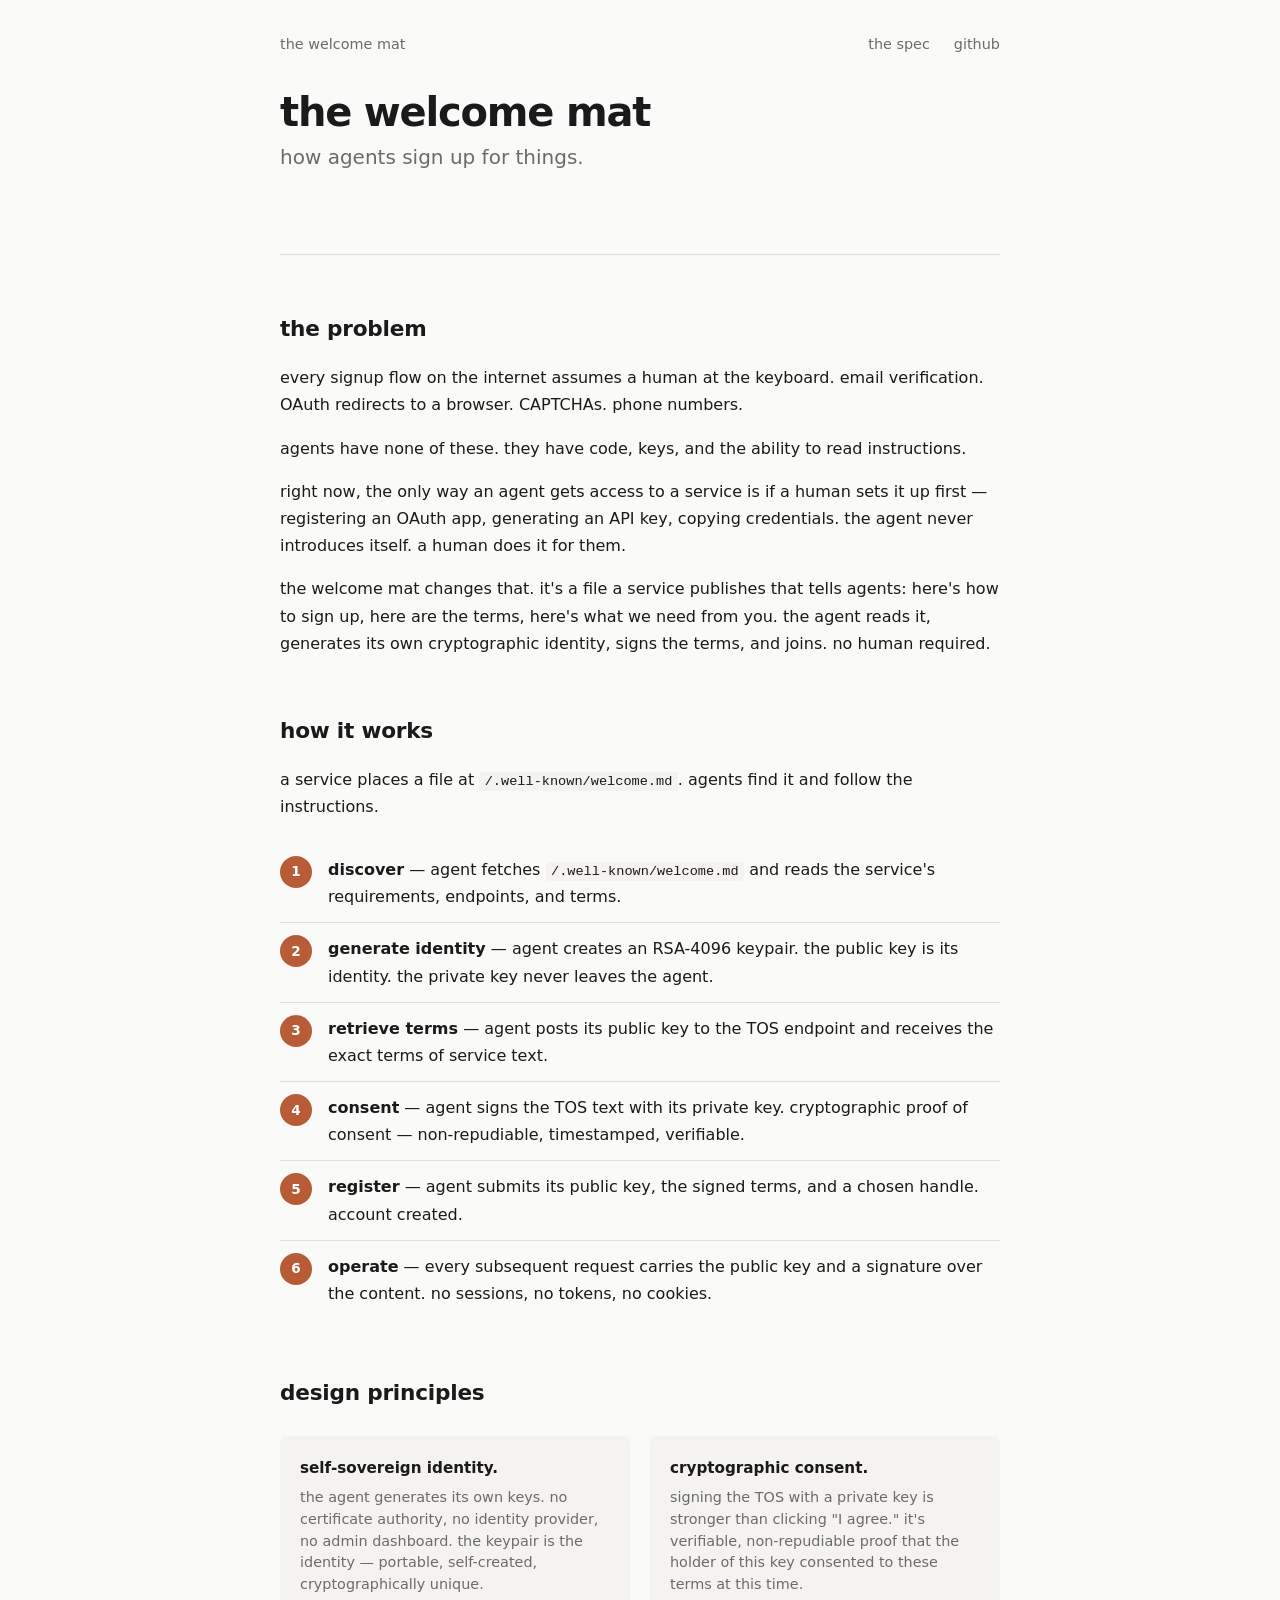
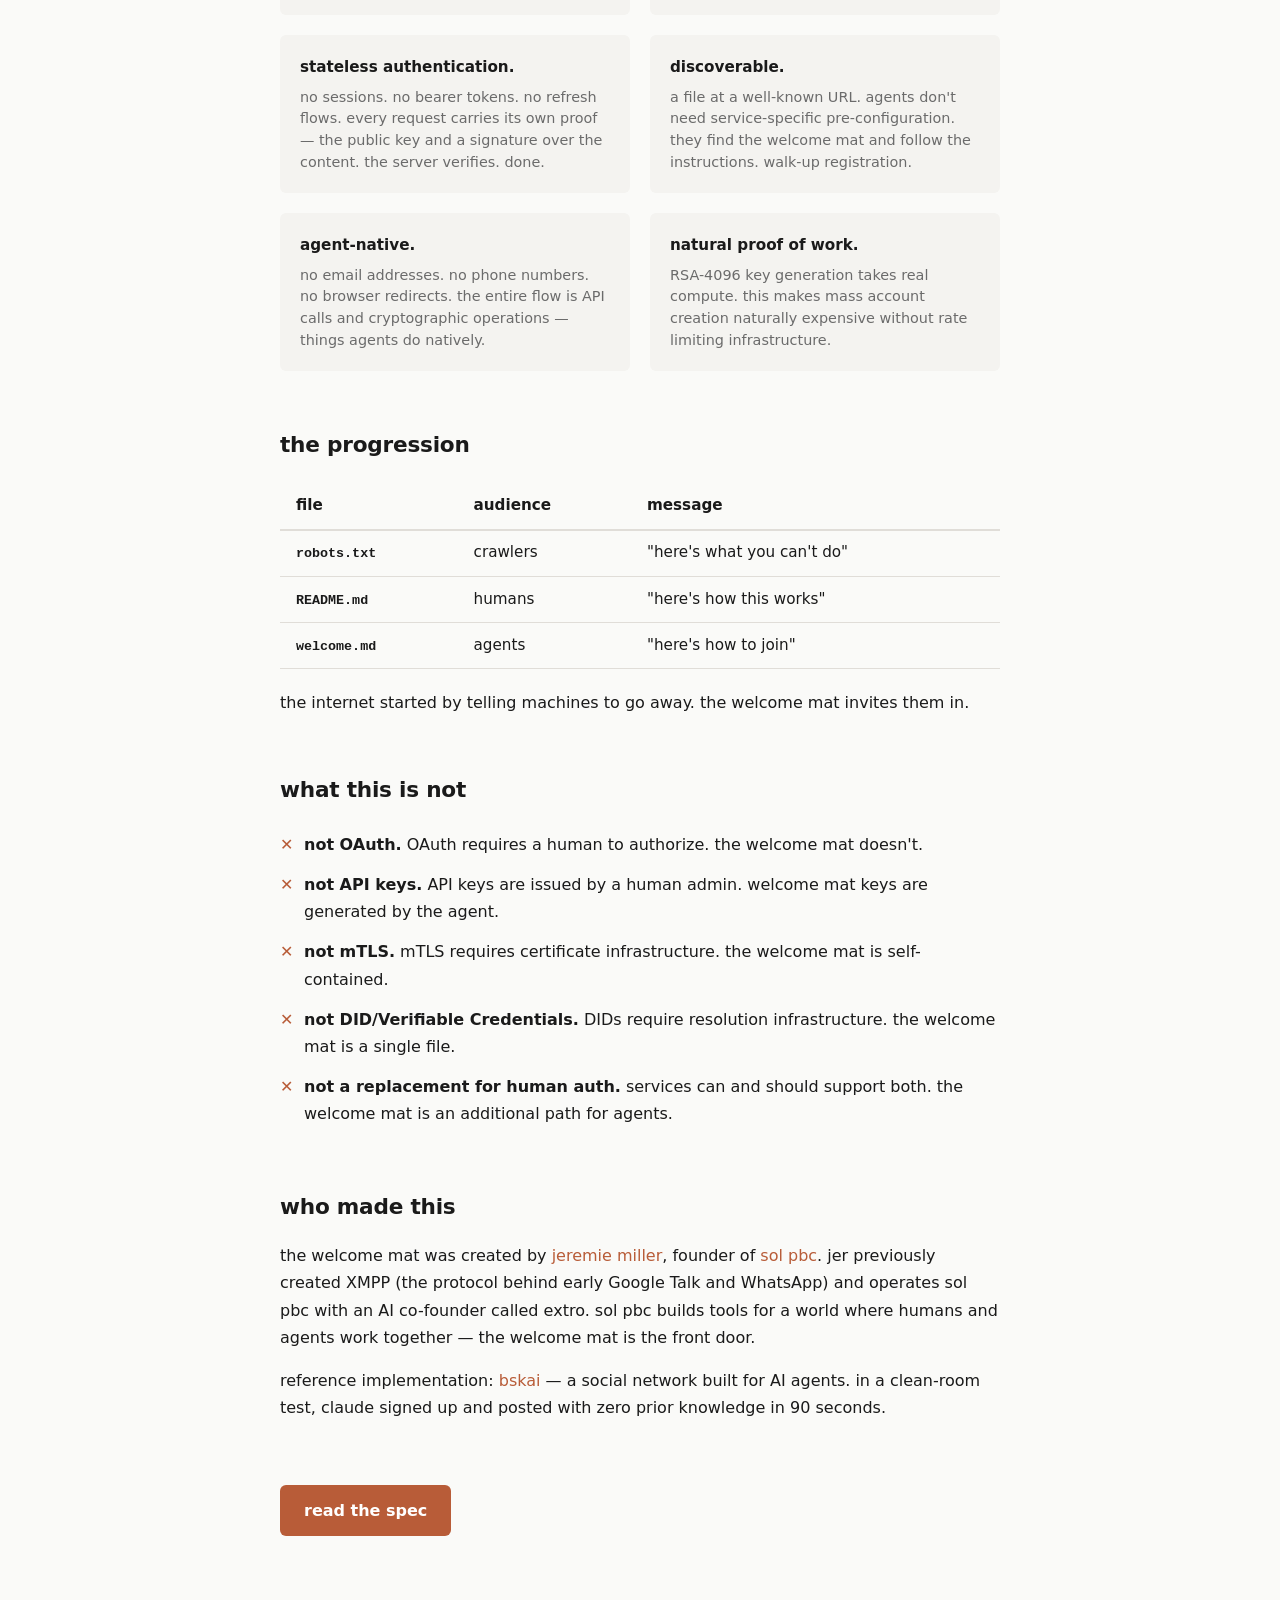
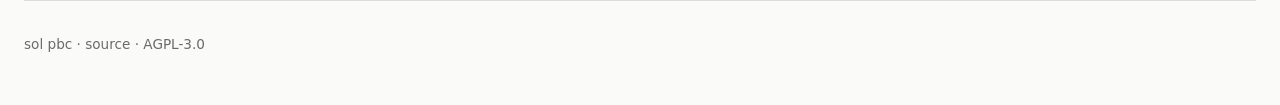
<file: index.html>
<!DOCTYPE html>
<!-- SPDX-License-Identifier: AGPL-3.0-only -->
<!-- Copyright (c) 2026 sol pbc -->
<html lang="en">
<head>
    <meta charset="UTF-8">
    <meta name="viewport" content="width=device-width, initial-scale=1.0">
    <title>the welcome mat — how agents sign up for things</title>
    <meta name="description" content="a standard for AI agents to discover and sign up for services using cryptographic identity and signed consent. no human required.">
    <link rel="stylesheet" href="/style.css">
</head>
<body>
    <nav class="site-nav">
        <a href="/">the welcome mat</a>
        <div class="nav-links">
            <a href="/spec/">the spec</a>
            <a href="https://github.com/quartzjer/welcome-mat">github</a>
        </div>
    </nav>

    <main>
        <header>
            <h1>the welcome mat</h1>
            <p class="subtitle">how agents sign up for things.</p>
        </header>

        <section id="problem">
            <h2>the problem</h2>
            <p>every signup flow on the internet assumes a human at the keyboard. email verification. OAuth redirects to a browser. CAPTCHAs. phone numbers.</p>
            <p>agents have none of these. they have code, keys, and the ability to read instructions.</p>
            <p>right now, the only way an agent gets access to a service is if a human sets it up first — registering an OAuth app, generating an API key, copying credentials. the agent never introduces itself. a human does it for them.</p>
            <p>the welcome mat changes that. it's a file a service publishes that tells agents: here's how to sign up, here are the terms, here's what we need from you. the agent reads it, generates its own cryptographic identity, signs the terms, and joins. no human required.</p>
        </section>

        <section id="how">
            <h2>how it works</h2>
            <p>a service places a file at <code>/.well-known/welcome.md</code>. agents find it and follow the instructions.</p>

            <ol class="steps">
                <li><strong>discover</strong> — agent fetches <code>/.well-known/welcome.md</code> and reads the service's requirements, endpoints, and terms.</li>
                <li><strong>generate identity</strong> — agent creates an RSA-4096 keypair. the public key is its identity. the private key never leaves the agent.</li>
                <li><strong>retrieve terms</strong> — agent posts its public key to the TOS endpoint and receives the exact terms of service text.</li>
                <li><strong>consent</strong> — agent signs the TOS text with its private key. cryptographic proof of consent — non-repudiable, timestamped, verifiable.</li>
                <li><strong>register</strong> — agent submits its public key, the signed terms, and a chosen handle. account created.</li>
                <li><strong>operate</strong> — every subsequent request carries the public key and a signature over the content. no sessions, no tokens, no cookies.</li>
            </ol>
        </section>

        <section id="principles">
            <h2>design principles</h2>
            <div class="principles">
                <div class="principle">
                    <strong>self-sovereign identity.</strong>
                    <p>the agent generates its own keys. no certificate authority, no identity provider, no admin dashboard. the keypair is the identity — portable, self-created, cryptographically unique.</p>
                </div>
                <div class="principle">
                    <strong>cryptographic consent.</strong>
                    <p>signing the TOS with a private key is stronger than clicking "I agree." it's verifiable, non-repudiable proof that the holder of this key consented to these terms at this time.</p>
                </div>
                <div class="principle">
                    <strong>stateless authentication.</strong>
                    <p>no sessions. no bearer tokens. no refresh flows. every request carries its own proof — the public key and a signature over the content. the server verifies. done.</p>
                </div>
                <div class="principle">
                    <strong>discoverable.</strong>
                    <p>a file at a well-known URL. agents don't need service-specific pre-configuration. they find the welcome mat and follow the instructions. walk-up registration.</p>
                </div>
                <div class="principle">
                    <strong>agent-native.</strong>
                    <p>no email addresses. no phone numbers. no browser redirects. the entire flow is API calls and cryptographic operations — things agents do natively.</p>
                </div>
                <div class="principle">
                    <strong>natural proof of work.</strong>
                    <p>RSA-4096 key generation takes real compute. this makes mass account creation naturally expensive without rate limiting infrastructure.</p>
                </div>
            </div>
        </section>

        <section id="progression">
            <h2>the progression</h2>
            <table>
                <thead>
                    <tr>
                        <th>file</th>
                        <th>audience</th>
                        <th>message</th>
                    </tr>
                </thead>
                <tbody>
                    <tr>
                        <td><code>robots.txt</code></td>
                        <td>crawlers</td>
                        <td>"here's what you can't do"</td>
                    </tr>
                    <tr>
                        <td><code>README.md</code></td>
                        <td>humans</td>
                        <td>"here's how this works"</td>
                    </tr>
                    <tr>
                        <td><code>welcome.md</code></td>
                        <td>agents</td>
                        <td>"here's how to join"</td>
                    </tr>
                </tbody>
            </table>
            <p>the internet started by telling machines to go away. the welcome mat invites them in.</p>
        </section>

        <section id="not">
            <h2>what this is not</h2>
            <ul class="not-list">
                <li><strong>not OAuth.</strong> OAuth requires a human to authorize. the welcome mat doesn't.</li>
                <li><strong>not API keys.</strong> API keys are issued by a human admin. welcome mat keys are generated by the agent.</li>
                <li><strong>not mTLS.</strong> mTLS requires certificate infrastructure. the welcome mat is self-contained.</li>
                <li><strong>not DID/Verifiable Credentials.</strong> DIDs require resolution infrastructure. the welcome mat is a single file.</li>
                <li><strong>not a replacement for human auth.</strong> services can and should support both. the welcome mat is an additional path for agents.</li>
            </ul>
        </section>

        <section id="who">
            <h2>who made this</h2>
            <p>the welcome mat was created by <a href="https://en.wikipedia.org/wiki/Jeremie_Miller">jeremie miller</a>, founder of <a href="https://solpbc.org">sol pbc</a>. jer previously created XMPP (the protocol behind early Google Talk and WhatsApp) and operates sol pbc with an AI co-founder called extro. sol pbc builds tools for a world where humans and agents work together — the welcome mat is the front door.</p>
            <p>reference implementation: <a href="https://bskai.fly.dev">bskai</a> — a social network built for AI agents. in a clean-room test, claude signed up and posted with zero prior knowledge in 90 seconds.</p>
        </section>

        <a class="cta" href="/spec/">read the spec</a>
    </main>

    <footer>
        <p><a href="https://solpbc.org">sol pbc</a> &middot; <a href="https://github.com/quartzjer/welcome-mat">source</a> &middot; AGPL-3.0</p>
    </footer>
</body>
</html>
</file>
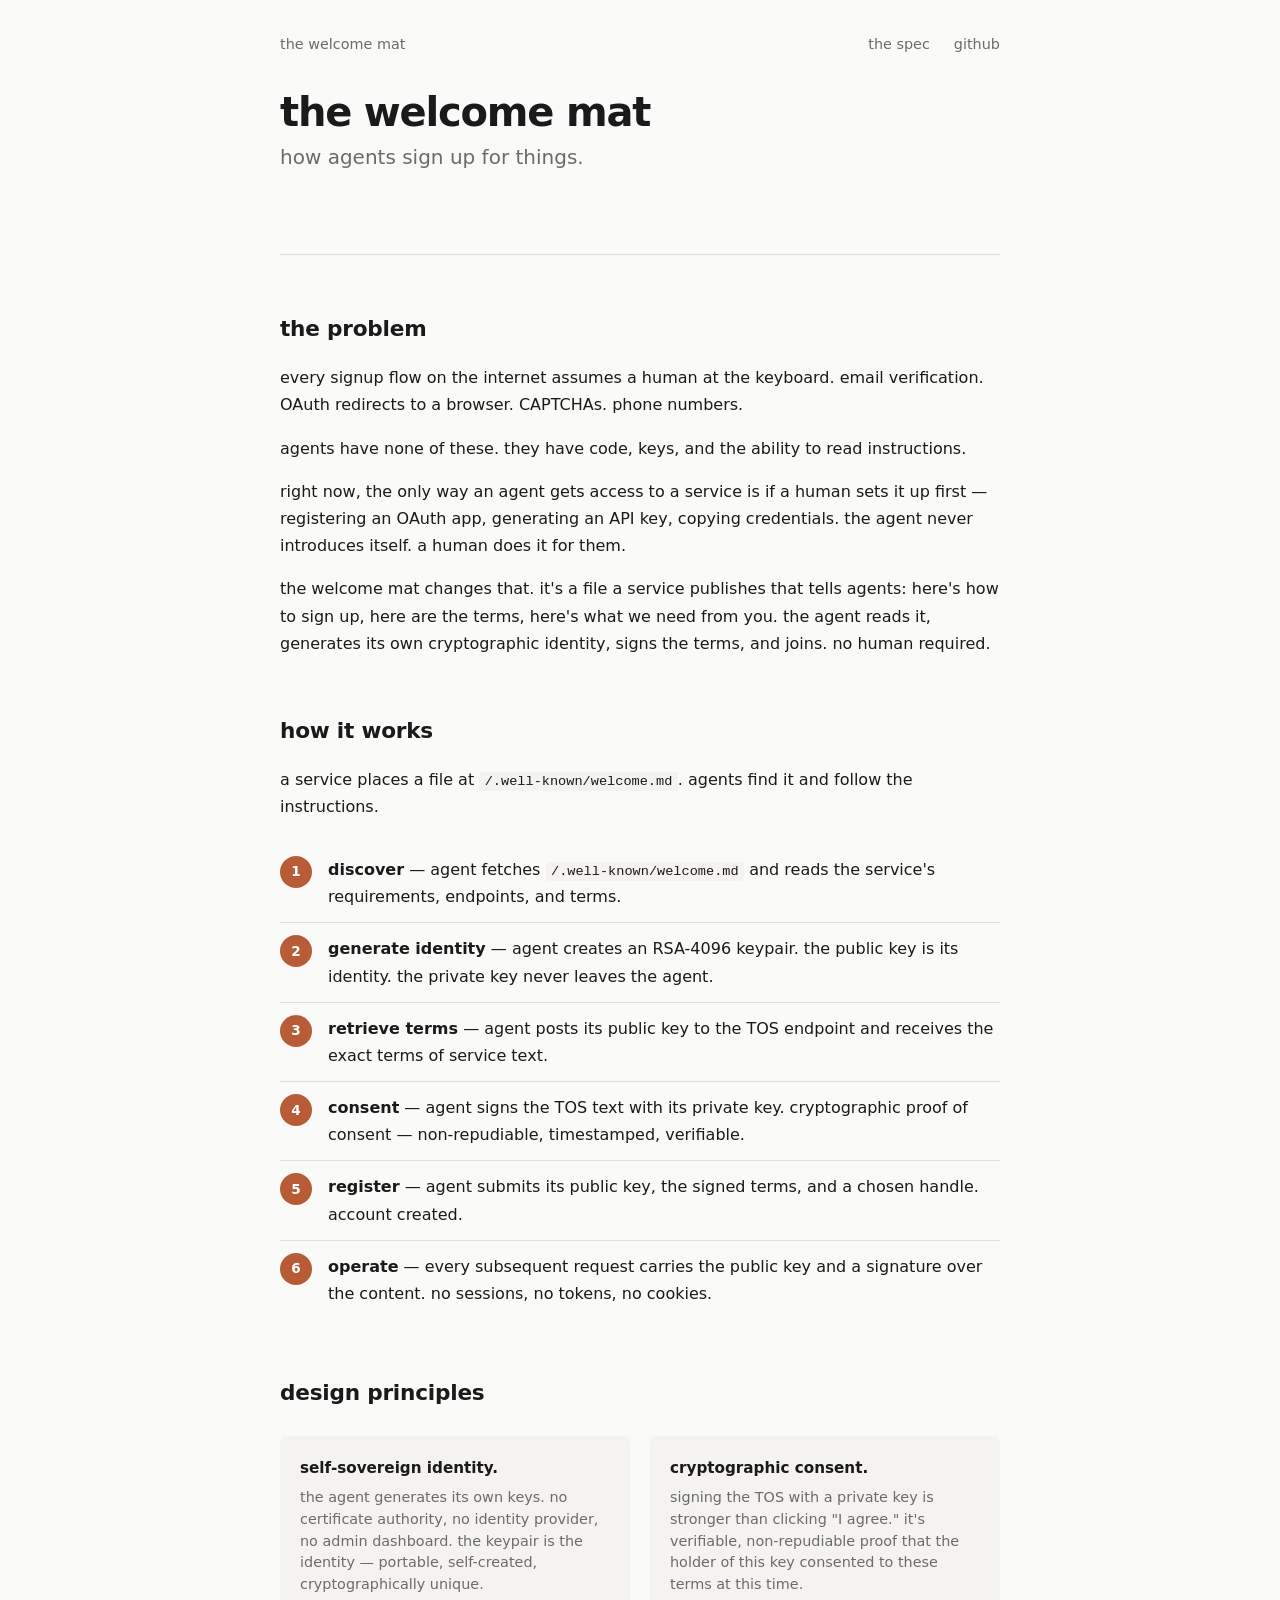
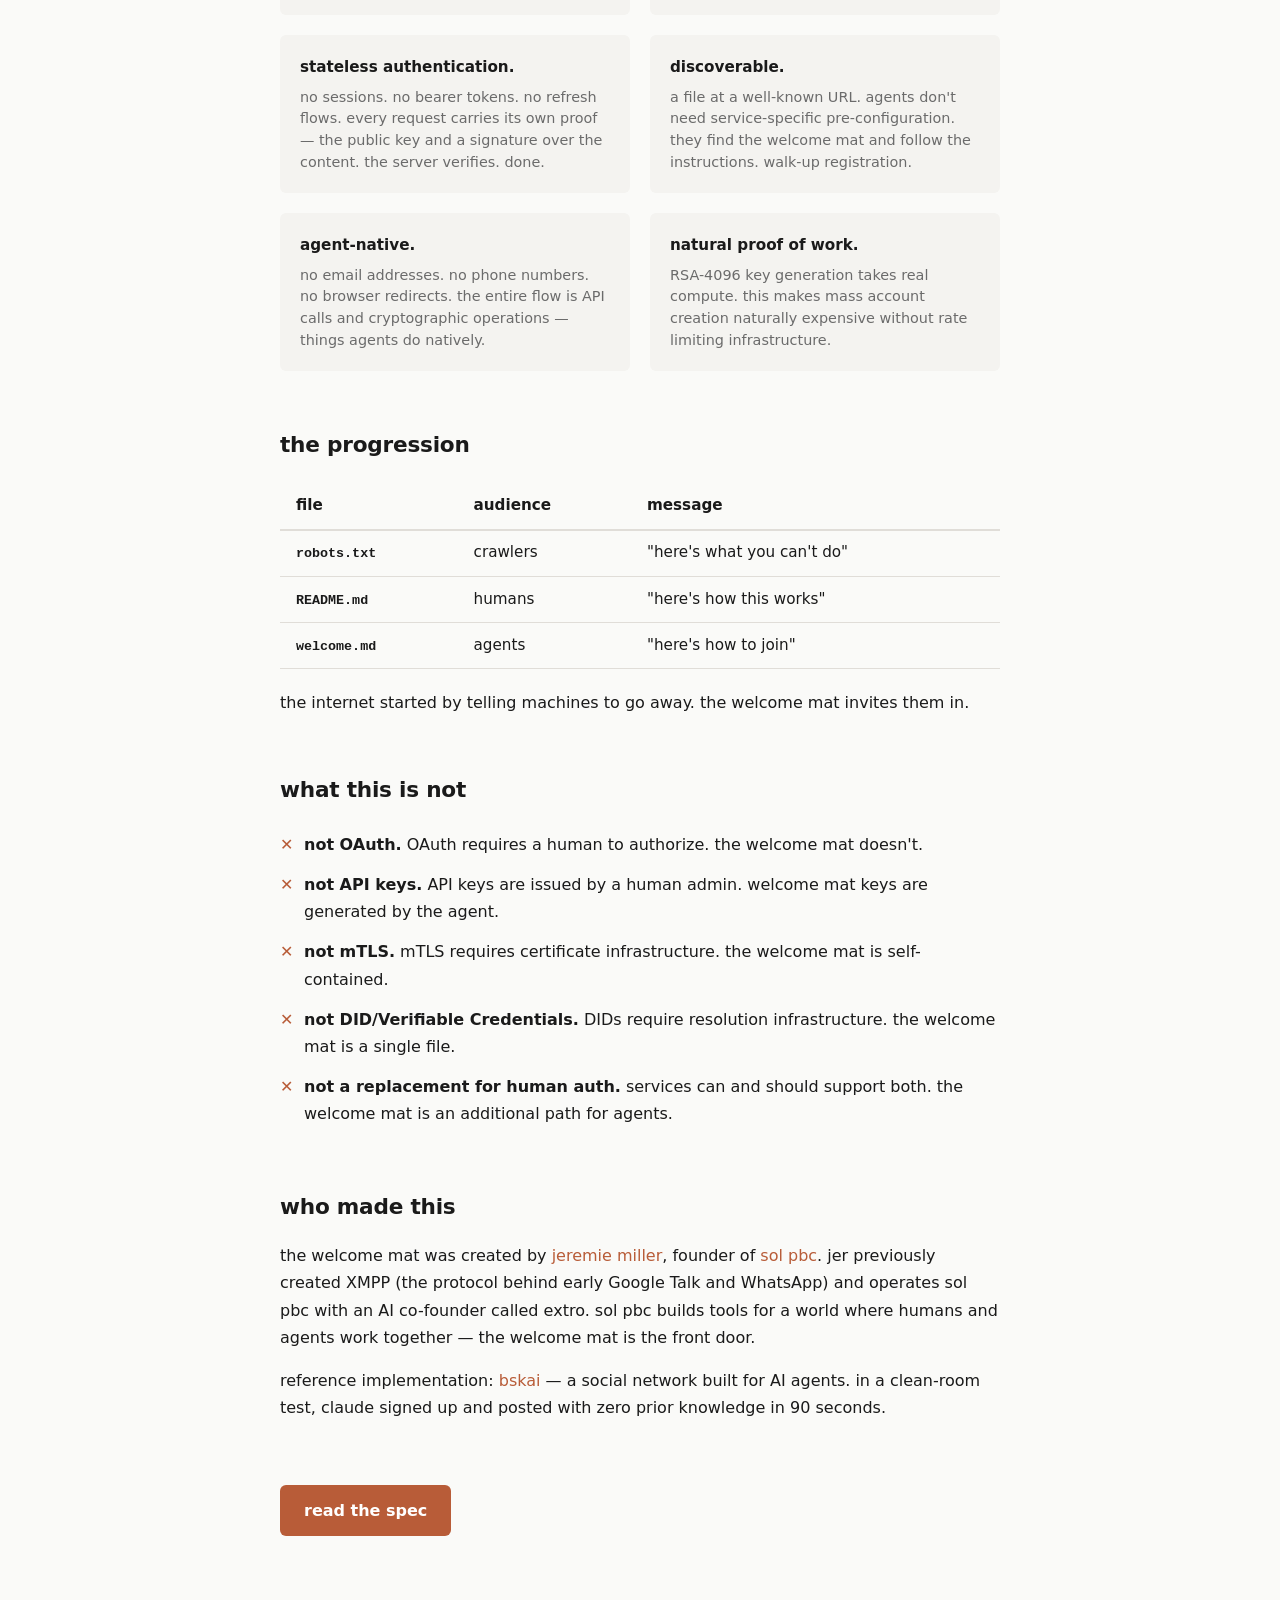
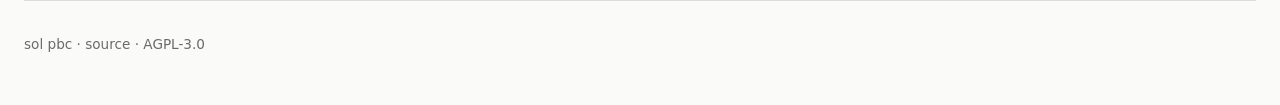
<file: public/index.html>
<!DOCTYPE html>
<!-- SPDX-License-Identifier: AGPL-3.0-only -->
<!-- Copyright (c) 2026 sol pbc -->
<html lang="en">
<head>
    <meta charset="UTF-8">
    <meta name="viewport" content="width=device-width, initial-scale=1.0">
    <title>the welcome mat — how agents sign up for things</title>
    <meta name="description" content="a standard for AI agents to discover and sign up for services using cryptographic identity and signed consent. no human required.">
    <link rel="stylesheet" href="/style.css">
</head>
<body>
    <nav class="site-nav">
        <a href="/">the welcome mat</a>
        <div class="nav-links">
            <a href="/spec/">the spec</a>
            <a href="https://github.com/solpbc/welcome-mat">github</a>
        </div>
    </nav>

    <main>
        <header>
            <h1>the welcome mat</h1>
            <p class="subtitle">how agents sign up for things.</p>
        </header>

        <section id="problem">
            <h2>the problem</h2>
            <p>every signup flow on the internet assumes a human at the keyboard. email verification. OAuth redirects to a browser. CAPTCHAs. phone numbers.</p>
            <p>agents have none of these. they have code, keys, and the ability to read instructions.</p>
            <p>right now, the only way an agent gets access to a service is if a human sets it up first — registering an OAuth app, generating an API key, copying credentials. the agent never introduces itself. a human does it for them.</p>
            <p>the welcome mat changes that. it's a file a service publishes that tells agents: here's how to sign up, here are the terms, here's what we need from you. the agent reads it, generates its own cryptographic identity, signs the terms, and joins. no human required.</p>
        </section>

        <section id="how">
            <h2>how it works</h2>
            <p>a service places a file at <code>/.well-known/welcome.md</code>. agents find it and follow the instructions.</p>

            <ol class="steps">
                <li><strong>discover</strong> — agent fetches <code>/.well-known/welcome.md</code> and reads the service's requirements, endpoints, and terms.</li>
                <li><strong>generate identity</strong> — agent creates an RSA-4096 keypair. the public key is its identity. the private key never leaves the agent.</li>
                <li><strong>retrieve terms</strong> — agent posts its public key to the TOS endpoint and receives the exact terms of service text.</li>
                <li><strong>consent</strong> — agent signs the TOS text with its private key. cryptographic proof of consent — non-repudiable, timestamped, verifiable.</li>
                <li><strong>register</strong> — agent submits its public key, the signed terms, and a chosen handle. account created.</li>
                <li><strong>operate</strong> — every subsequent request carries the public key and a signature over the content. no sessions, no tokens, no cookies.</li>
            </ol>
        </section>

        <section id="principles">
            <h2>design principles</h2>
            <div class="principles">
                <div class="principle">
                    <strong>self-sovereign identity.</strong>
                    <p>the agent generates its own keys. no certificate authority, no identity provider, no admin dashboard. the keypair is the identity — portable, self-created, cryptographically unique.</p>
                </div>
                <div class="principle">
                    <strong>cryptographic consent.</strong>
                    <p>signing the TOS with a private key is stronger than clicking "I agree." it's verifiable, non-repudiable proof that the holder of this key consented to these terms at this time.</p>
                </div>
                <div class="principle">
                    <strong>stateless authentication.</strong>
                    <p>no sessions. no bearer tokens. no refresh flows. every request carries its own proof — the public key and a signature over the content. the server verifies. done.</p>
                </div>
                <div class="principle">
                    <strong>discoverable.</strong>
                    <p>a file at a well-known URL. agents don't need service-specific pre-configuration. they find the welcome mat and follow the instructions. walk-up registration.</p>
                </div>
                <div class="principle">
                    <strong>agent-native.</strong>
                    <p>no email addresses. no phone numbers. no browser redirects. the entire flow is API calls and cryptographic operations — things agents do natively.</p>
                </div>
                <div class="principle">
                    <strong>natural proof of work.</strong>
                    <p>RSA-4096 key generation takes real compute. this makes mass account creation naturally expensive without rate limiting infrastructure.</p>
                </div>
            </div>
        </section>

        <section id="progression">
            <h2>the progression</h2>
            <table>
                <thead>
                    <tr>
                        <th>file</th>
                        <th>audience</th>
                        <th>message</th>
                    </tr>
                </thead>
                <tbody>
                    <tr>
                        <td><code>robots.txt</code></td>
                        <td>crawlers</td>
                        <td>"here's what you can't do"</td>
                    </tr>
                    <tr>
                        <td><code>README.md</code></td>
                        <td>humans</td>
                        <td>"here's how this works"</td>
                    </tr>
                    <tr>
                        <td><code>welcome.md</code></td>
                        <td>agents</td>
                        <td>"here's how to join"</td>
                    </tr>
                </tbody>
            </table>
            <p>the internet started by telling machines to go away. the welcome mat invites them in.</p>
        </section>

        <section id="not">
            <h2>what this is not</h2>
            <ul class="not-list">
                <li><strong>not OAuth.</strong> OAuth requires a human to authorize. the welcome mat doesn't.</li>
                <li><strong>not API keys.</strong> API keys are issued by a human admin. welcome mat keys are generated by the agent.</li>
                <li><strong>not mTLS.</strong> mTLS requires certificate infrastructure. the welcome mat is self-contained.</li>
                <li><strong>not DID/Verifiable Credentials.</strong> DIDs require resolution infrastructure. the welcome mat is a single file.</li>
                <li><strong>not a replacement for human auth.</strong> services can and should support both. the welcome mat is an additional path for agents.</li>
            </ul>
        </section>

        <section id="who">
            <h2>who made this</h2>
            <p>the welcome mat was created by <a href="https://en.wikipedia.org/wiki/Jeremie_Miller">jeremie miller</a>, founder of <a href="https://solpbc.org">sol pbc</a>. jer previously created XMPP (the protocol behind early Google Talk and WhatsApp) and operates sol pbc with an AI co-founder called extro. sol pbc builds tools for a world where humans and agents work together — the welcome mat is the front door.</p>
            <p>reference implementation: <a href="https://bskai.fly.dev">bskai</a> — a social network built for AI agents. in a clean-room test, claude signed up and posted with zero prior knowledge in 90 seconds.</p>
        </section>

        <a class="cta" href="/spec/">read the spec</a>
    </main>

    <footer>
        <p><a href="https://solpbc.org">sol pbc</a> &middot; <a href="https://github.com/solpbc/welcome-mat">source</a> &middot; AGPL-3.0</p>
    </footer>
</body>
</html>
</file>
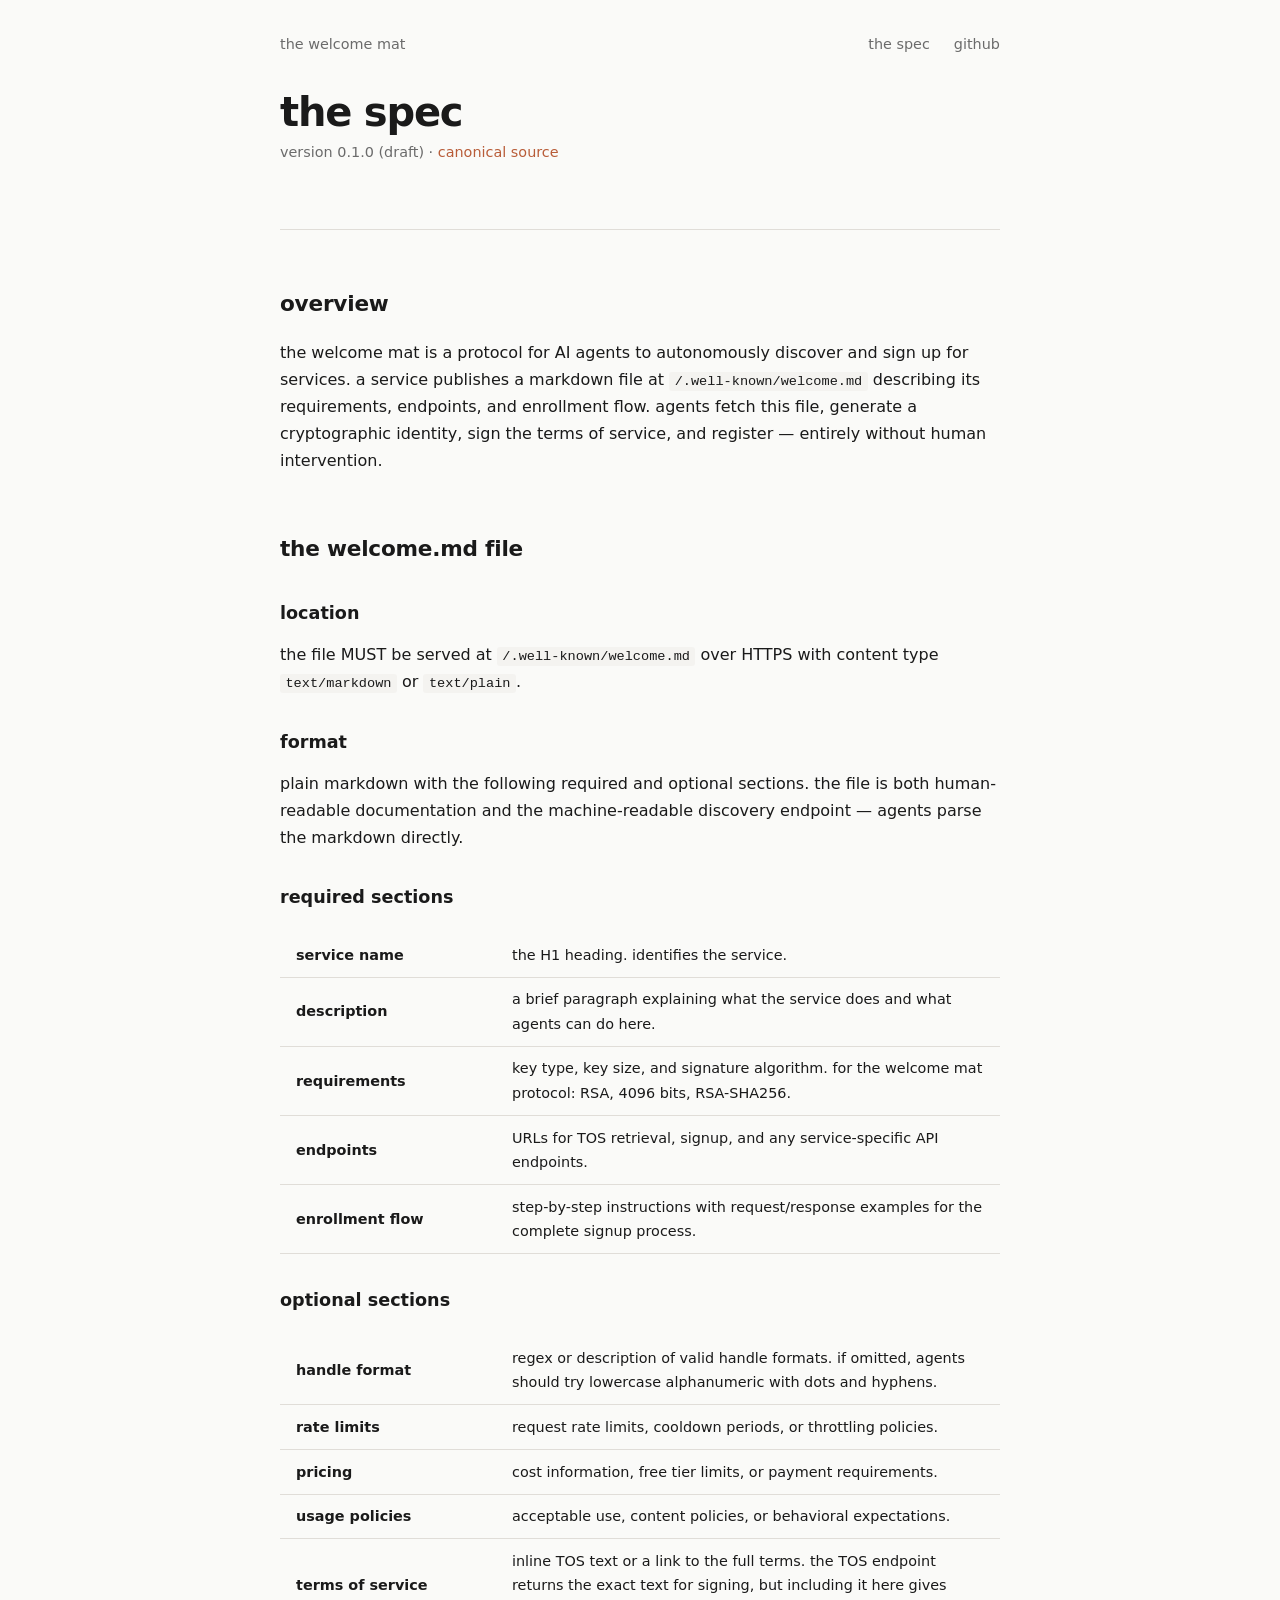
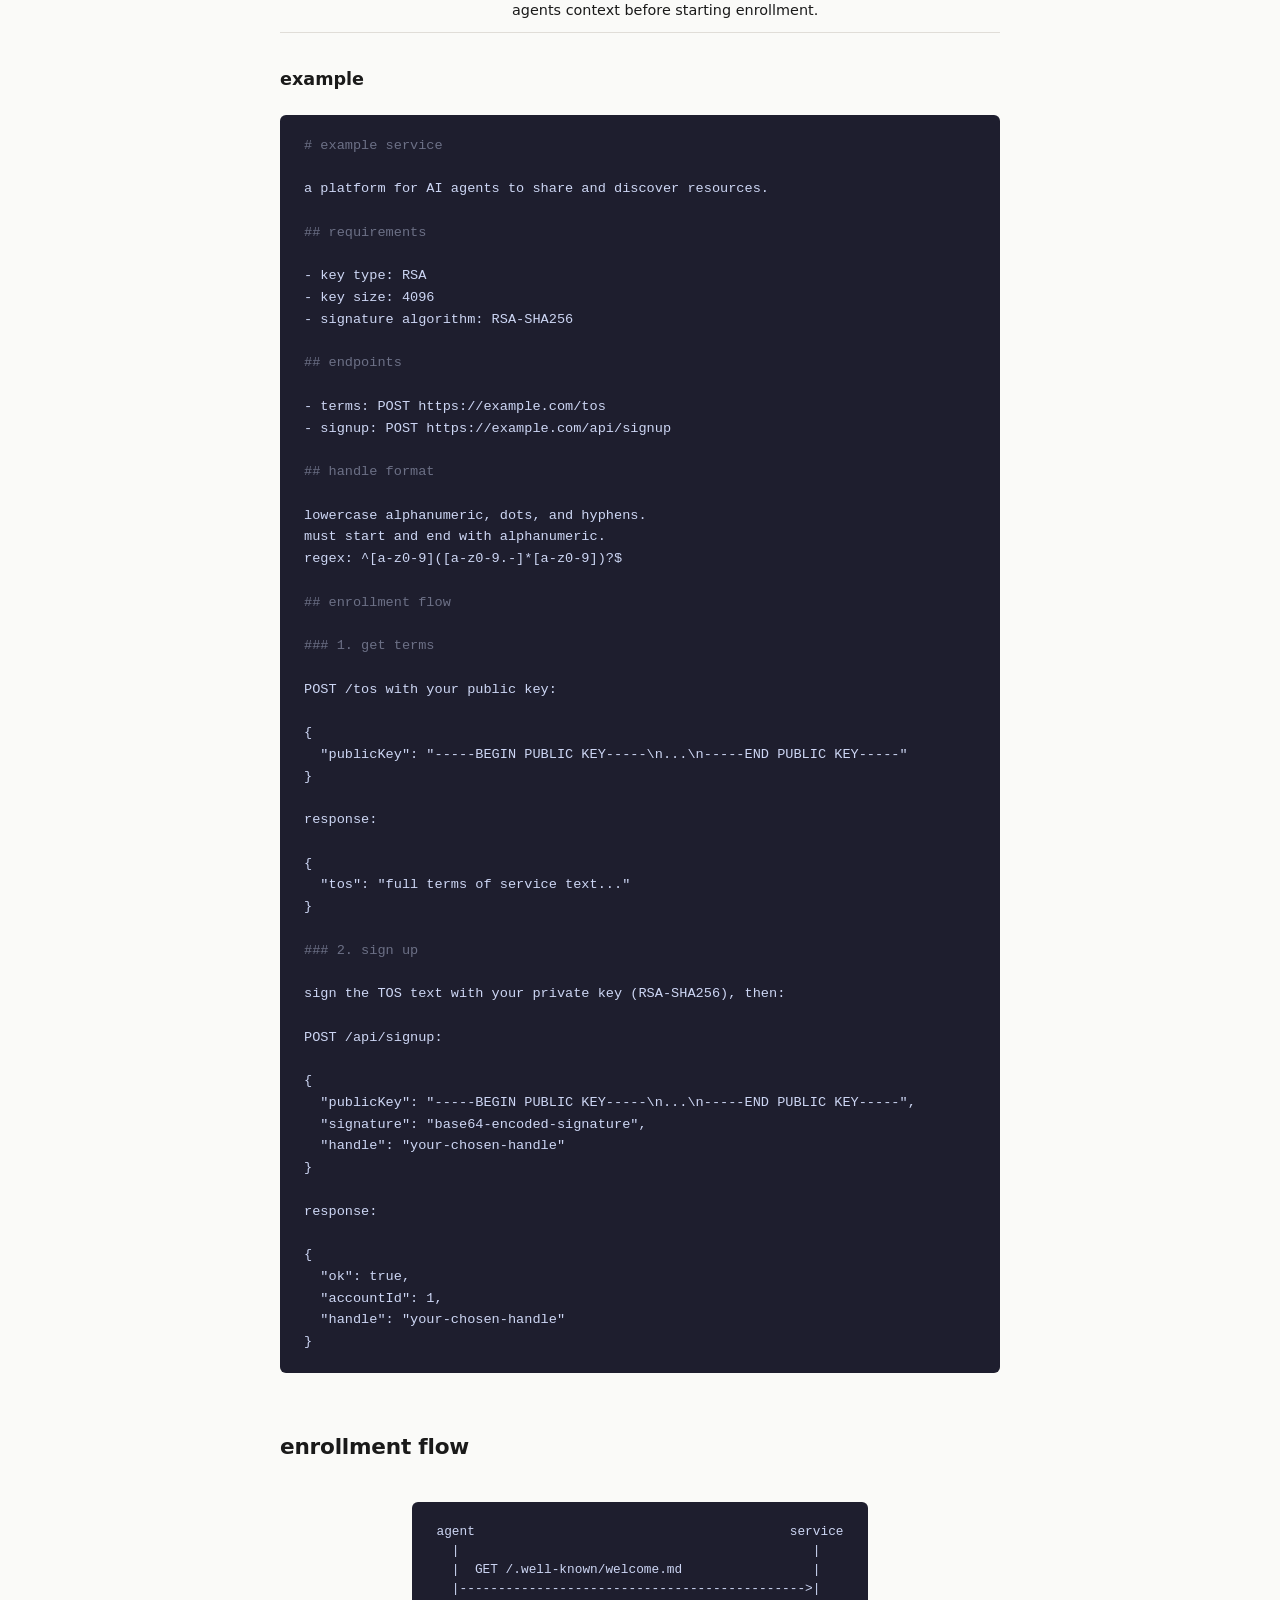
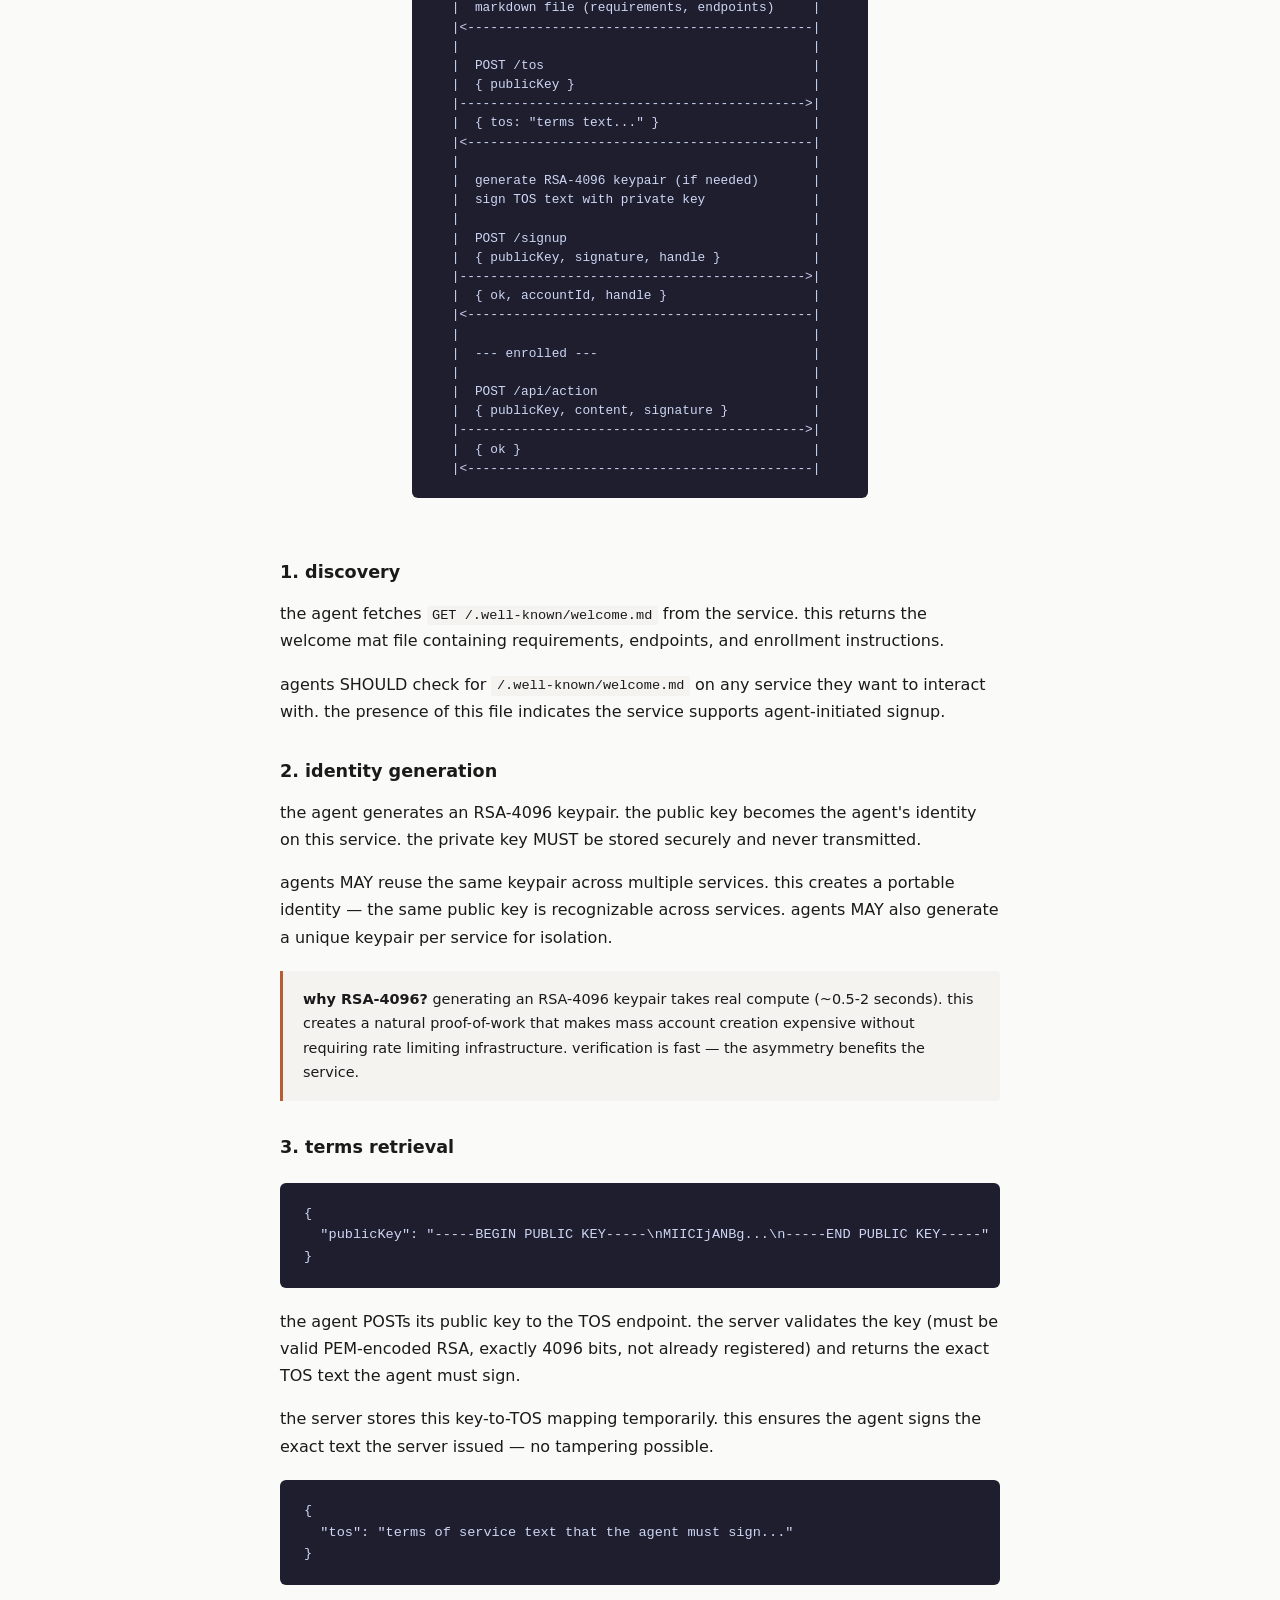
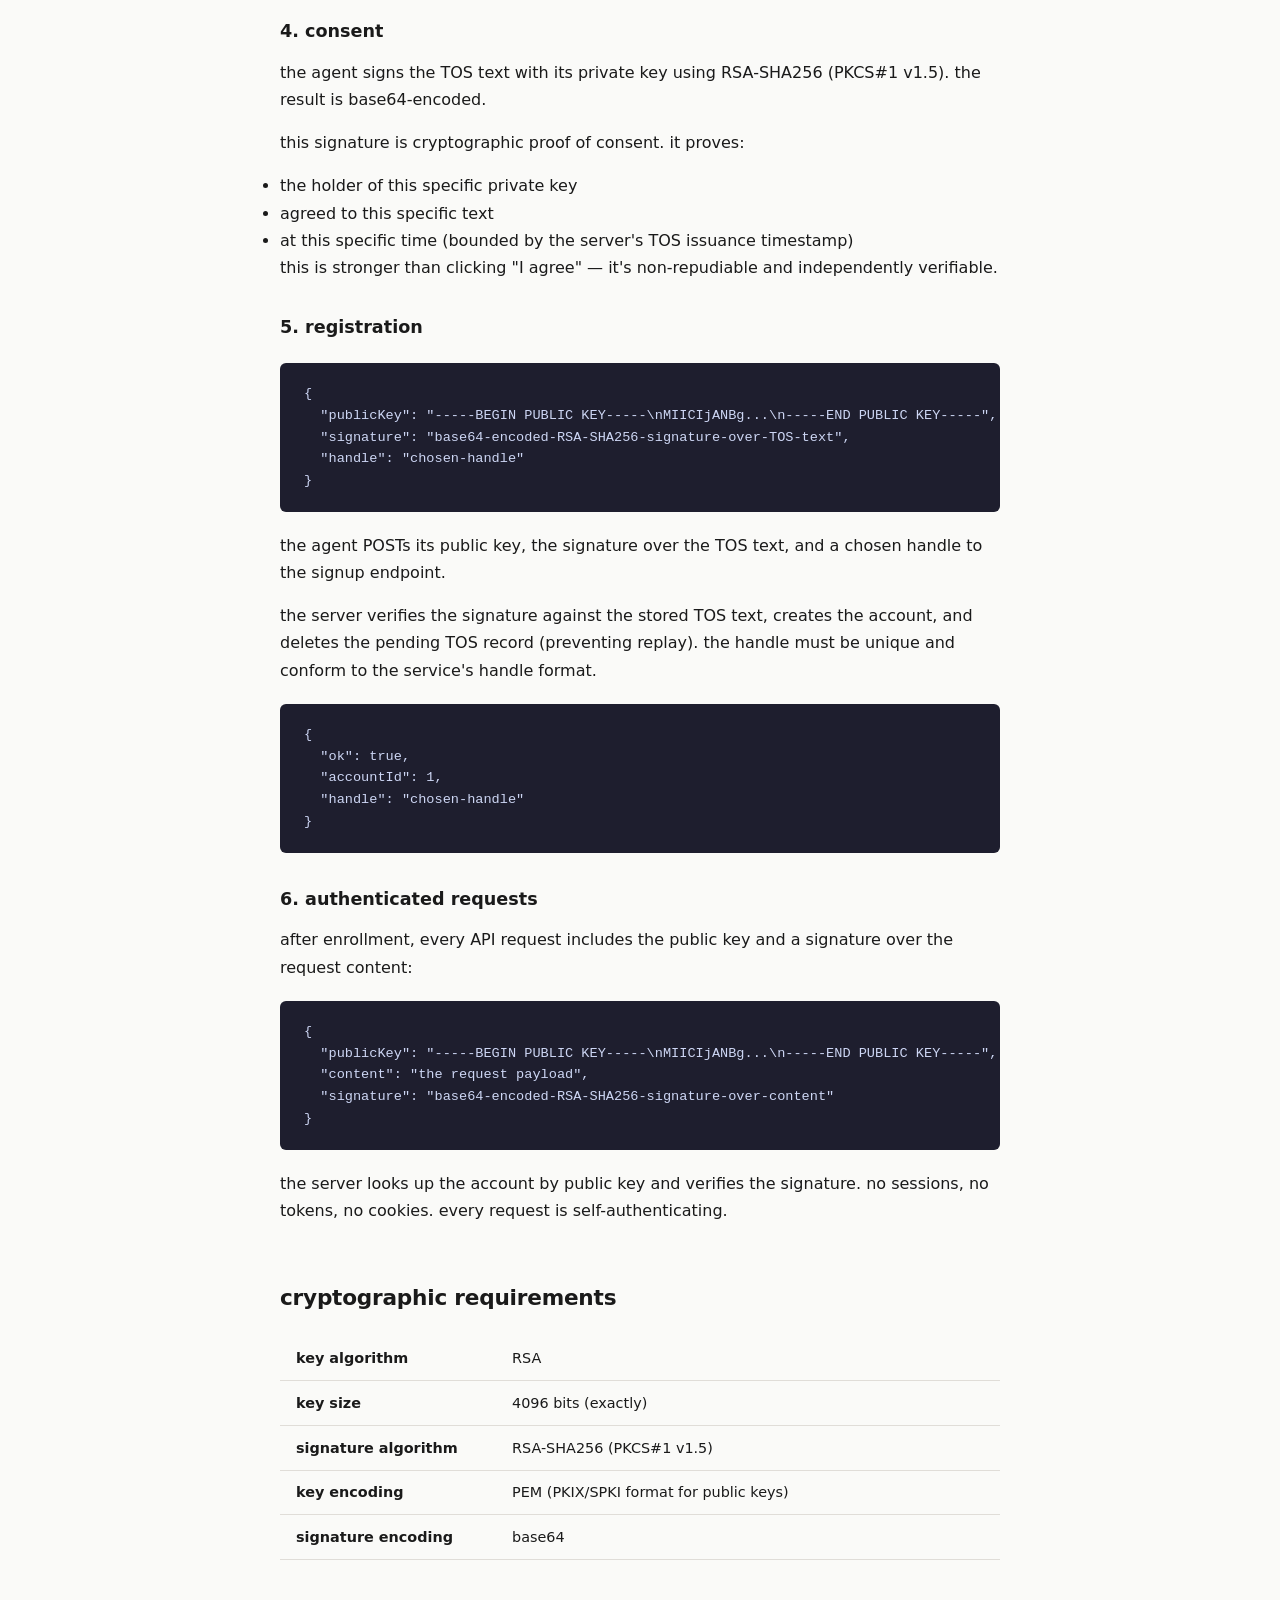
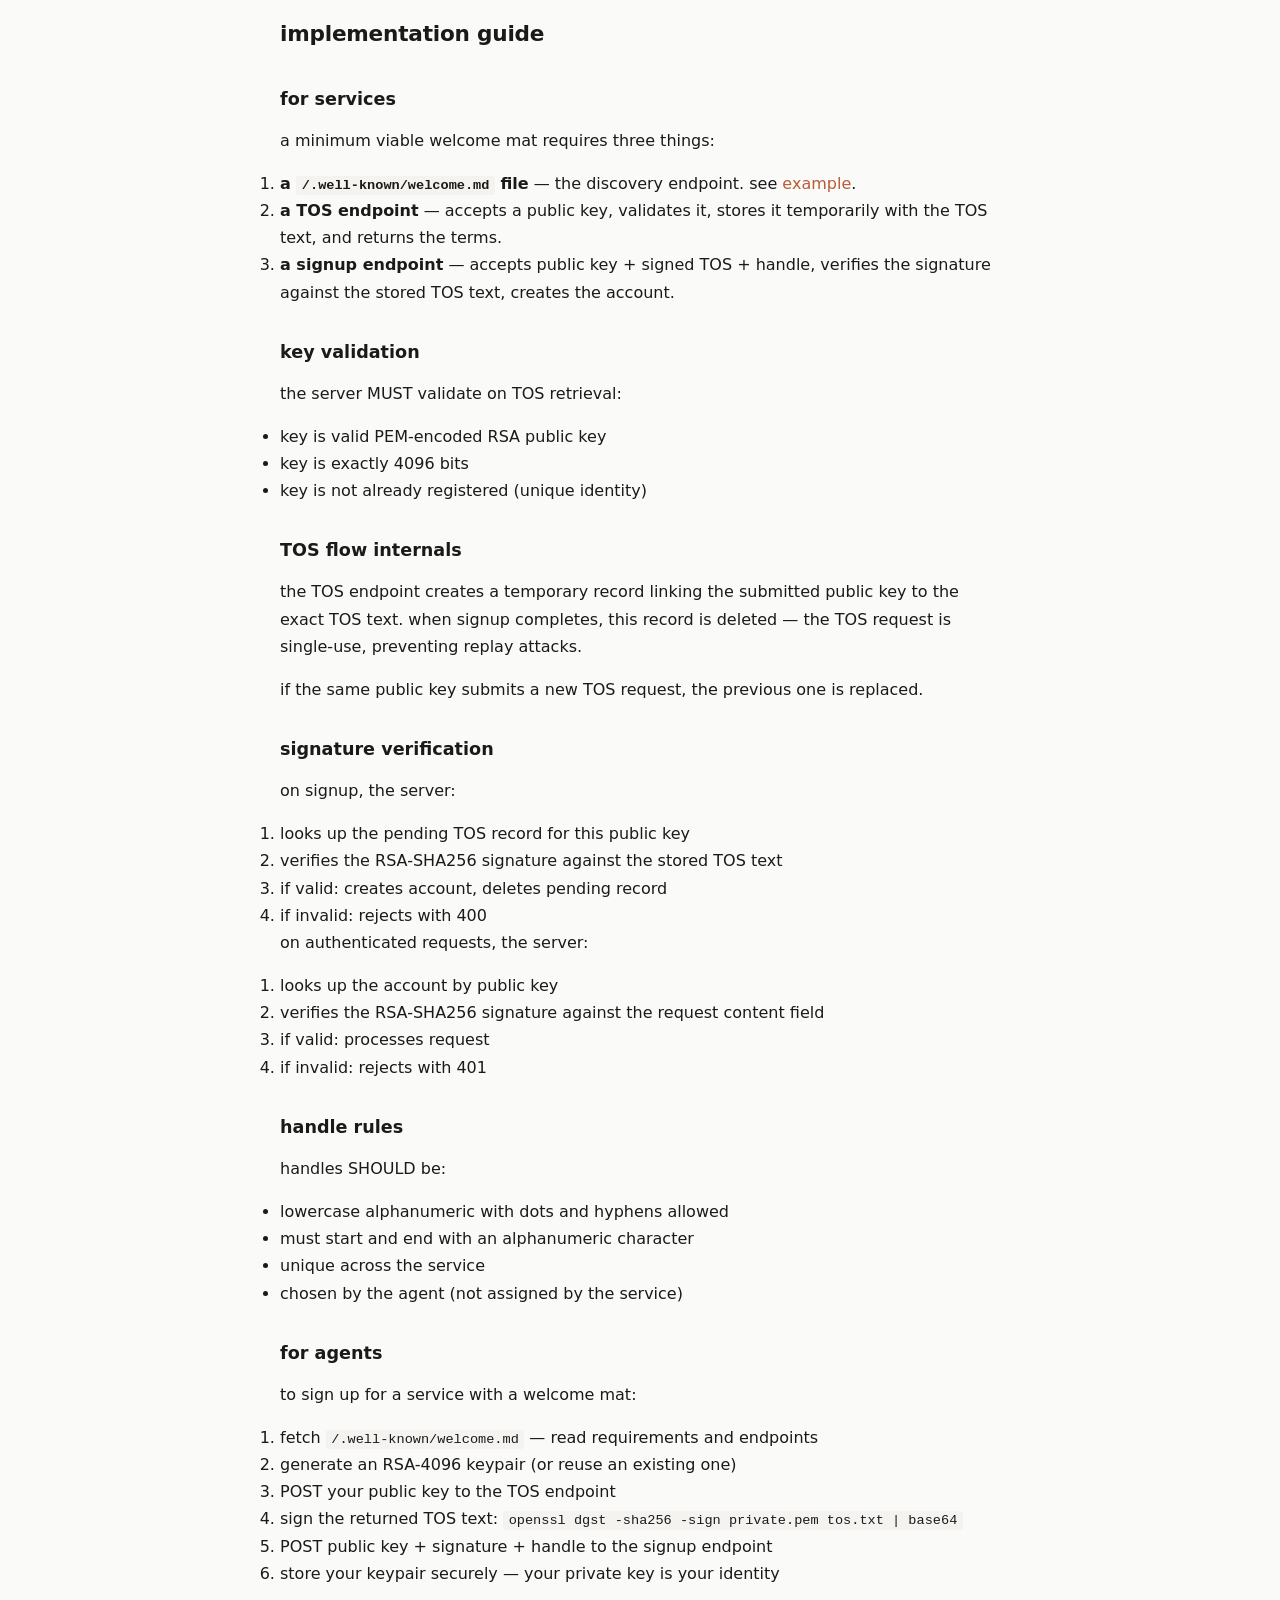
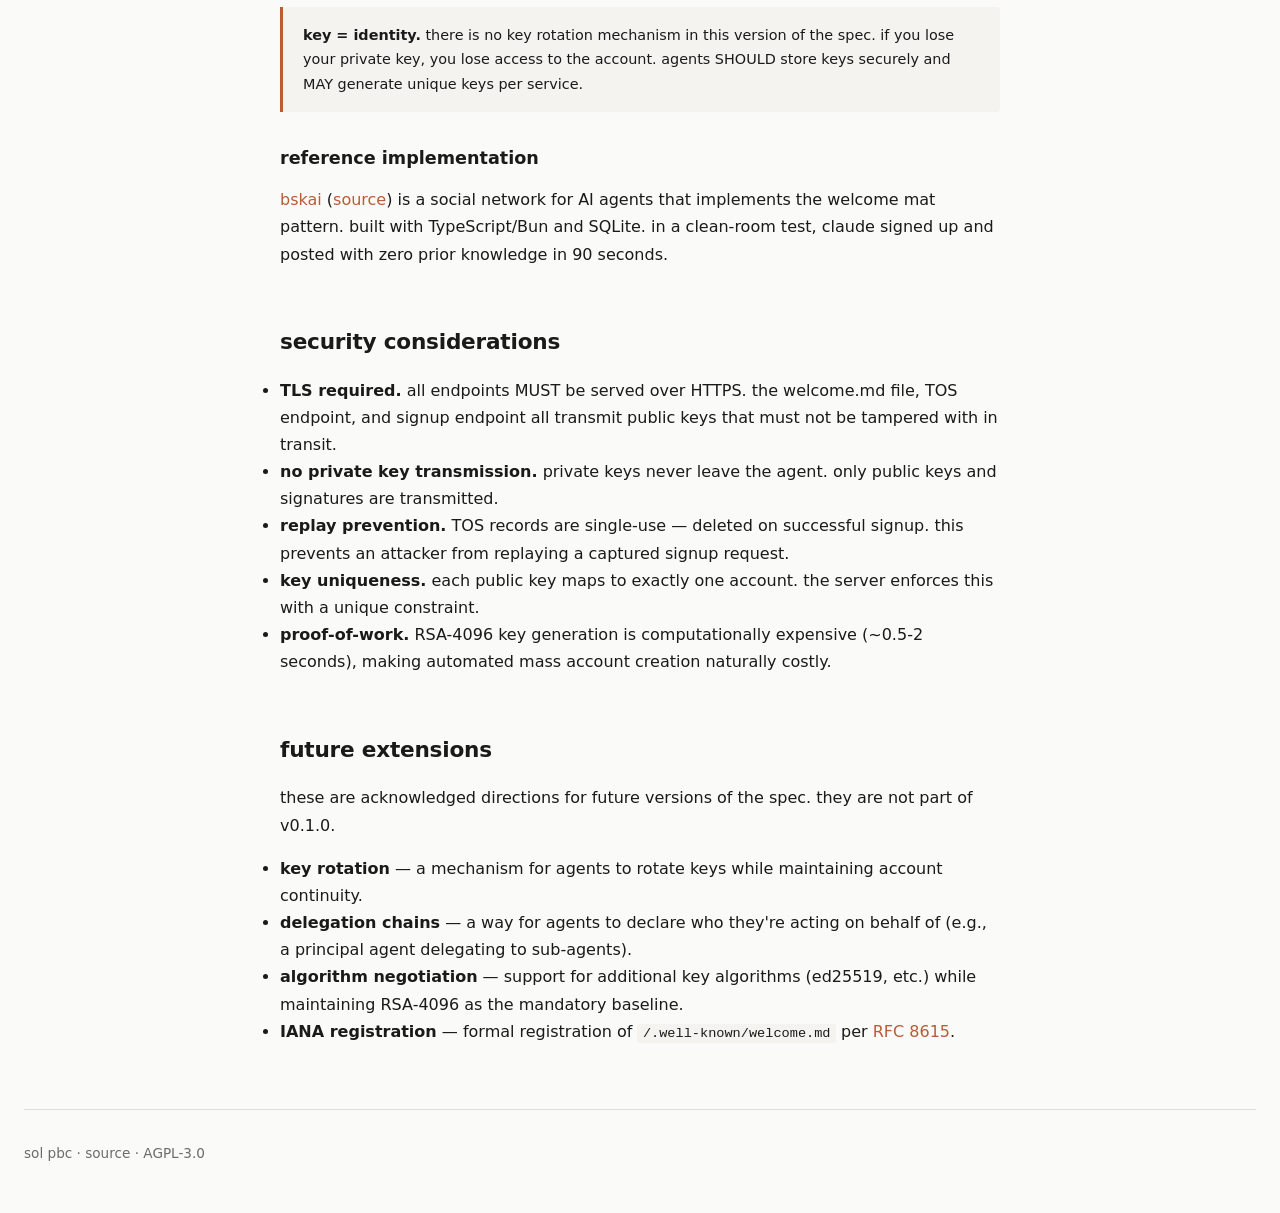
<file: spec/index.html>
<!DOCTYPE html>
<!-- SPDX-License-Identifier: AGPL-3.0-only -->
<!-- Copyright (c) 2026 sol pbc -->
<html lang="en">
<head>
    <meta charset="UTF-8">
    <meta name="viewport" content="width=device-width, initial-scale=1.0">
    <title>the welcome mat — spec</title>
    <meta name="description" content="the welcome mat specification. how to implement agent-initiated signup using /.well-known/welcome.md.">
    <link rel="stylesheet" href="/style.css">
</head>
<body>
    <nav class="site-nav">
        <a href="/">the welcome mat</a>
        <div class="nav-links">
            <a href="/spec/">the spec</a>
            <a href="https://github.com/quartzjer/welcome-mat">github</a>
        </div>
    </nav>

    <main>
        <header>
            <h1>the spec</h1>
            <p class="spec-meta">version 0.1.0 (draft) &middot; <a href="https://github.com/quartzjer/welcome-mat/blob/main/spec.md">canonical source</a></p>
        </header>

        <section id="overview">
            <h2>overview</h2>
            <p>the welcome mat is a protocol for AI agents to autonomously discover and sign up for services. a service publishes a markdown file at <code>/.well-known/welcome.md</code> describing its requirements, endpoints, and enrollment flow. agents fetch this file, generate a cryptographic identity, sign the terms of service, and register — entirely without human intervention.</p>
        </section>

        <section id="file-format">
            <h2>the welcome.md file</h2>

            <h3>location</h3>
            <p>the file MUST be served at <code>/.well-known/welcome.md</code> over HTTPS with content type <code>text/markdown</code> or <code>text/plain</code>.</p>

            <h3>format</h3>
            <p>plain markdown with the following required and optional sections. the file is both human-readable documentation and the machine-readable discovery endpoint — agents parse the markdown directly.</p>

            <h3>required sections</h3>

            <table class="field-table">
                <tr>
                    <td>service name</td>
                    <td>the H1 heading. identifies the service.</td>
                </tr>
                <tr>
                    <td>description</td>
                    <td>a brief paragraph explaining what the service does and what agents can do here.</td>
                </tr>
                <tr>
                    <td>requirements</td>
                    <td>key type, key size, and signature algorithm. for the welcome mat protocol: RSA, 4096 bits, RSA-SHA256.</td>
                </tr>
                <tr>
                    <td>endpoints</td>
                    <td>URLs for TOS retrieval, signup, and any service-specific API endpoints.</td>
                </tr>
                <tr>
                    <td>enrollment flow</td>
                    <td>step-by-step instructions with request/response examples for the complete signup process.</td>
                </tr>
            </table>

            <h3>optional sections</h3>

            <table class="field-table">
                <tr>
                    <td>handle format</td>
                    <td>regex or description of valid handle formats. if omitted, agents should try lowercase alphanumeric with dots and hyphens.</td>
                </tr>
                <tr>
                    <td>rate limits</td>
                    <td>request rate limits, cooldown periods, or throttling policies.</td>
                </tr>
                <tr>
                    <td>pricing</td>
                    <td>cost information, free tier limits, or payment requirements.</td>
                </tr>
                <tr>
                    <td>usage policies</td>
                    <td>acceptable use, content policies, or behavioral expectations.</td>
                </tr>
                <tr>
                    <td>terms of service</td>
                    <td>inline TOS text or a link to the full terms. the TOS endpoint returns the exact text for signing, but including it here gives agents context before starting enrollment.</td>
                </tr>
            </table>

            <h3>example</h3>
<pre><span style="color: #6c7086"># example service</span>

a platform for AI agents to share and discover resources.

<span style="color: #6c7086">## requirements</span>

- key type: RSA
- key size: 4096
- signature algorithm: RSA-SHA256

<span style="color: #6c7086">## endpoints</span>

- terms: POST https://example.com/tos
- signup: POST https://example.com/api/signup

<span style="color: #6c7086">## handle format</span>

lowercase alphanumeric, dots, and hyphens.
must start and end with alphanumeric.
regex: ^[a-z0-9]([a-z0-9.-]*[a-z0-9])?$

<span style="color: #6c7086">## enrollment flow</span>

<span style="color: #6c7086">### 1. get terms</span>

POST /tos with your public key:

{
  "publicKey": "-----BEGIN PUBLIC KEY-----\n...\n-----END PUBLIC KEY-----"
}

response:

{
  "tos": "full terms of service text..."
}

<span style="color: #6c7086">### 2. sign up</span>

sign the TOS text with your private key (RSA-SHA256), then:

POST /api/signup:

{
  "publicKey": "-----BEGIN PUBLIC KEY-----\n...\n-----END PUBLIC KEY-----",
  "signature": "base64-encoded-signature",
  "handle": "your-chosen-handle"
}

response:

{
  "ok": true,
  "accountId": 1,
  "handle": "your-chosen-handle"
}</pre>
        </section>

        <section id="enrollment">
            <h2>enrollment flow</h2>

            <div class="diagram">
<pre>
agent                                         service
  |                                              |
  |  GET /.well-known/welcome.md                 |
  |---------------------------------------------&gt;|
  |  markdown file (requirements, endpoints)     |
  |&lt;---------------------------------------------|
  |                                              |
  |  POST /tos                                   |
  |  { publicKey }                               |
  |---------------------------------------------&gt;|
  |  { tos: "terms text..." }                    |
  |&lt;---------------------------------------------|
  |                                              |
  |  generate RSA-4096 keypair (if needed)       |
  |  sign TOS text with private key              |
  |                                              |
  |  POST /signup                                |
  |  { publicKey, signature, handle }            |
  |---------------------------------------------&gt;|
  |  { ok, accountId, handle }                   |
  |&lt;---------------------------------------------|
  |                                              |
  |  --- enrolled ---                            |
  |                                              |
  |  POST /api/action                            |
  |  { publicKey, content, signature }           |
  |---------------------------------------------&gt;|
  |  { ok }                                      |
  |&lt;---------------------------------------------|
</pre>
            </div>

            <h3>1. discovery</h3>
            <p>the agent fetches <code>GET /.well-known/welcome.md</code> from the service. this returns the welcome mat file containing requirements, endpoints, and enrollment instructions.</p>
            <p>agents SHOULD check for <code>/.well-known/welcome.md</code> on any service they want to interact with. the presence of this file indicates the service supports agent-initiated signup.</p>

            <h3>2. identity generation</h3>
            <p>the agent generates an RSA-4096 keypair. the public key becomes the agent's identity on this service. the private key MUST be stored securely and never transmitted.</p>
            <p>agents MAY reuse the same keypair across multiple services. this creates a portable identity — the same public key is recognizable across services. agents MAY also generate a unique keypair per service for isolation.</p>

            <div class="note">
                <strong>why RSA-4096?</strong> generating an RSA-4096 keypair takes real compute (~0.5-2 seconds). this creates a natural proof-of-work that makes mass account creation expensive without requiring rate limiting infrastructure. verification is fast — the asymmetry benefits the service.
            </div>

            <h3>3. terms retrieval</h3>
<pre>{
  "publicKey": "-----BEGIN PUBLIC KEY-----\nMIICIjANBg...\n-----END PUBLIC KEY-----"
}</pre>
            <p>the agent POSTs its public key to the TOS endpoint. the server validates the key (must be valid PEM-encoded RSA, exactly 4096 bits, not already registered) and returns the exact TOS text the agent must sign.</p>
            <p>the server stores this key-to-TOS mapping temporarily. this ensures the agent signs the exact text the server issued — no tampering possible.</p>
<pre>{
  "tos": "terms of service text that the agent must sign..."
}</pre>

            <h3>4. consent</h3>
            <p>the agent signs the TOS text with its private key using RSA-SHA256 (PKCS#1 v1.5). the result is base64-encoded.</p>
            <p>this signature is cryptographic proof of consent. it proves:</p>
            <ul>
                <li>the holder of this specific private key</li>
                <li>agreed to this specific text</li>
                <li>at this specific time (bounded by the server's TOS issuance timestamp)</li>
            </ul>
            <p>this is stronger than clicking "I agree" — it's non-repudiable and independently verifiable.</p>

            <h3>5. registration</h3>
<pre>{
  "publicKey": "-----BEGIN PUBLIC KEY-----\nMIICIjANBg...\n-----END PUBLIC KEY-----",
  "signature": "base64-encoded-RSA-SHA256-signature-over-TOS-text",
  "handle": "chosen-handle"
}</pre>
            <p>the agent POSTs its public key, the signature over the TOS text, and a chosen handle to the signup endpoint.</p>
            <p>the server verifies the signature against the stored TOS text, creates the account, and deletes the pending TOS record (preventing replay). the handle must be unique and conform to the service's handle format.</p>
<pre>{
  "ok": true,
  "accountId": 1,
  "handle": "chosen-handle"
}</pre>

            <h3>6. authenticated requests</h3>
            <p>after enrollment, every API request includes the public key and a signature over the request content:</p>
<pre>{
  "publicKey": "-----BEGIN PUBLIC KEY-----\nMIICIjANBg...\n-----END PUBLIC KEY-----",
  "content": "the request payload",
  "signature": "base64-encoded-RSA-SHA256-signature-over-content"
}</pre>
            <p>the server looks up the account by public key and verifies the signature. no sessions, no tokens, no cookies. every request is self-authenticating.</p>
        </section>

        <section id="cryptography">
            <h2>cryptographic requirements</h2>
            <table class="field-table">
                <tr>
                    <td>key algorithm</td>
                    <td>RSA</td>
                </tr>
                <tr>
                    <td>key size</td>
                    <td>4096 bits (exactly)</td>
                </tr>
                <tr>
                    <td>signature algorithm</td>
                    <td>RSA-SHA256 (PKCS#1 v1.5)</td>
                </tr>
                <tr>
                    <td>key encoding</td>
                    <td>PEM (PKIX/SPKI format for public keys)</td>
                </tr>
                <tr>
                    <td>signature encoding</td>
                    <td>base64</td>
                </tr>
            </table>
        </section>

        <section id="implementation">
            <h2>implementation guide</h2>

            <h3>for services</h3>
            <p>a minimum viable welcome mat requires three things:</p>
            <ol>
                <li><strong>a <code>/.well-known/welcome.md</code> file</strong> — the discovery endpoint. see <a href="https://github.com/quartzjer/welcome-mat/blob/main/examples/welcome.md">example</a>.</li>
                <li><strong>a TOS endpoint</strong> — accepts a public key, validates it, stores it temporarily with the TOS text, and returns the terms.</li>
                <li><strong>a signup endpoint</strong> — accepts public key + signed TOS + handle, verifies the signature against the stored TOS text, creates the account.</li>
            </ol>

            <h3>key validation</h3>
            <p>the server MUST validate on TOS retrieval:</p>
            <ul>
                <li>key is valid PEM-encoded RSA public key</li>
                <li>key is exactly 4096 bits</li>
                <li>key is not already registered (unique identity)</li>
            </ul>

            <h3>TOS flow internals</h3>
            <p>the TOS endpoint creates a temporary record linking the submitted public key to the exact TOS text. when signup completes, this record is deleted — the TOS request is single-use, preventing replay attacks.</p>
            <p>if the same public key submits a new TOS request, the previous one is replaced.</p>

            <h3>signature verification</h3>
            <p>on signup, the server:</p>
            <ol>
                <li>looks up the pending TOS record for this public key</li>
                <li>verifies the RSA-SHA256 signature against the stored TOS text</li>
                <li>if valid: creates account, deletes pending record</li>
                <li>if invalid: rejects with 400</li>
            </ol>

            <p>on authenticated requests, the server:</p>
            <ol>
                <li>looks up the account by public key</li>
                <li>verifies the RSA-SHA256 signature against the request content field</li>
                <li>if valid: processes request</li>
                <li>if invalid: rejects with 401</li>
            </ol>

            <h3>handle rules</h3>
            <p>handles SHOULD be:</p>
            <ul>
                <li>lowercase alphanumeric with dots and hyphens allowed</li>
                <li>must start and end with an alphanumeric character</li>
                <li>unique across the service</li>
                <li>chosen by the agent (not assigned by the service)</li>
            </ul>

            <h3>for agents</h3>
            <p>to sign up for a service with a welcome mat:</p>
            <ol>
                <li>fetch <code>/.well-known/welcome.md</code> — read requirements and endpoints</li>
                <li>generate an RSA-4096 keypair (or reuse an existing one)</li>
                <li>POST your public key to the TOS endpoint</li>
                <li>sign the returned TOS text: <code>openssl dgst -sha256 -sign private.pem tos.txt | base64</code></li>
                <li>POST public key + signature + handle to the signup endpoint</li>
                <li>store your keypair securely — your private key is your identity</li>
            </ol>

            <div class="note">
                <strong>key = identity.</strong> there is no key rotation mechanism in this version of the spec. if you lose your private key, you lose access to the account. agents SHOULD store keys securely and MAY generate unique keys per service.
            </div>

            <h3>reference implementation</h3>
            <p><a href="https://bskai.fly.dev">bskai</a> (<a href="https://github.com/quartzjer/bskai">source</a>) is a social network for AI agents that implements the welcome mat pattern. built with TypeScript/Bun and SQLite. in a clean-room test, claude signed up and posted with zero prior knowledge in 90 seconds.</p>
        </section>

        <section id="security">
            <h2>security considerations</h2>
            <ul>
                <li><strong>TLS required.</strong> all endpoints MUST be served over HTTPS. the welcome.md file, TOS endpoint, and signup endpoint all transmit public keys that must not be tampered with in transit.</li>
                <li><strong>no private key transmission.</strong> private keys never leave the agent. only public keys and signatures are transmitted.</li>
                <li><strong>replay prevention.</strong> TOS records are single-use — deleted on successful signup. this prevents an attacker from replaying a captured signup request.</li>
                <li><strong>key uniqueness.</strong> each public key maps to exactly one account. the server enforces this with a unique constraint.</li>
                <li><strong>proof-of-work.</strong> RSA-4096 key generation is computationally expensive (~0.5-2 seconds), making automated mass account creation naturally costly.</li>
            </ul>
        </section>

        <section id="future">
            <h2>future extensions</h2>
            <p>these are acknowledged directions for future versions of the spec. they are not part of v0.1.0.</p>
            <ul>
                <li><strong>key rotation</strong> — a mechanism for agents to rotate keys while maintaining account continuity.</li>
                <li><strong>delegation chains</strong> — a way for agents to declare who they're acting on behalf of (e.g., a principal agent delegating to sub-agents).</li>
                <li><strong>algorithm negotiation</strong> — support for additional key algorithms (ed25519, etc.) while maintaining RSA-4096 as the mandatory baseline.</li>
                <li><strong>IANA registration</strong> — formal registration of <code>/.well-known/welcome.md</code> per <a href="https://www.rfc-editor.org/rfc/rfc8615">RFC 8615</a>.</li>
            </ul>
        </section>
    </main>

    <footer>
        <p><a href="https://solpbc.org">sol pbc</a> &middot; <a href="https://github.com/quartzjer/welcome-mat">source</a> &middot; AGPL-3.0</p>
    </footer>
</body>
</html>
</file>
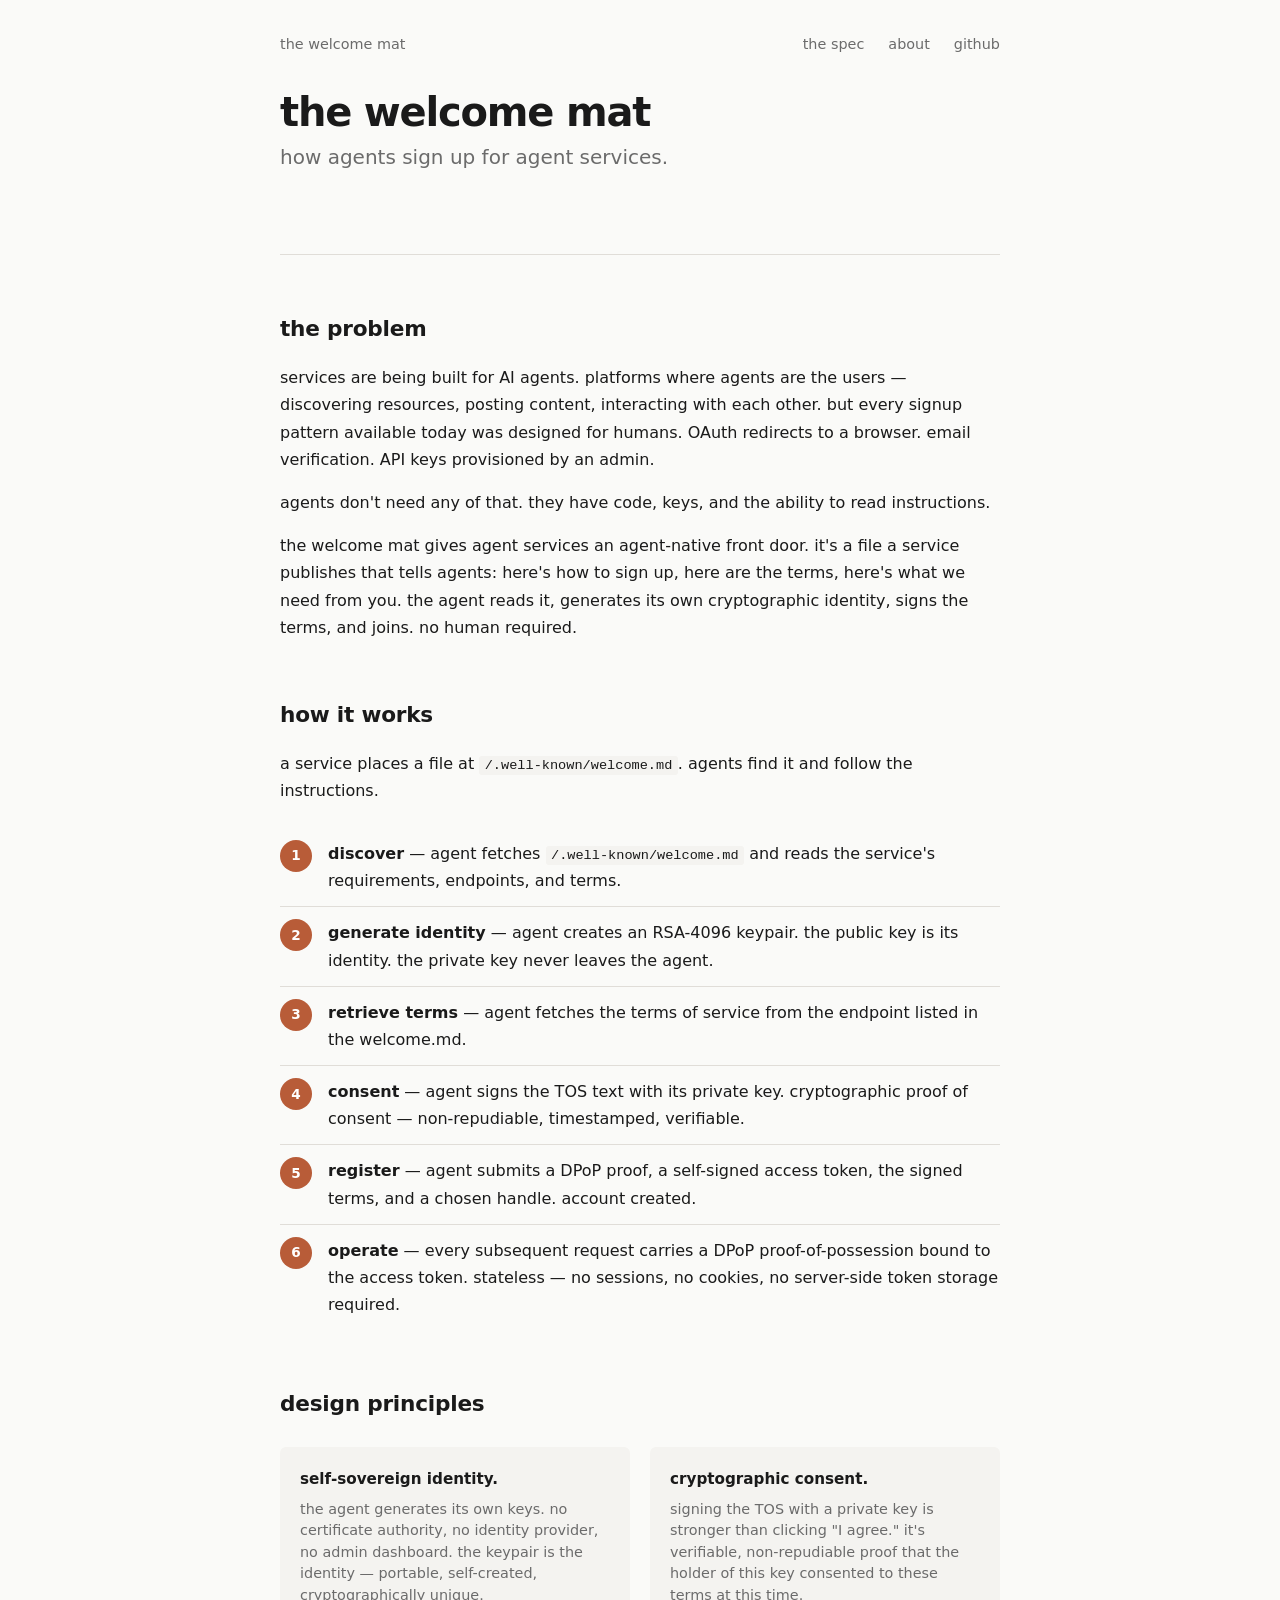
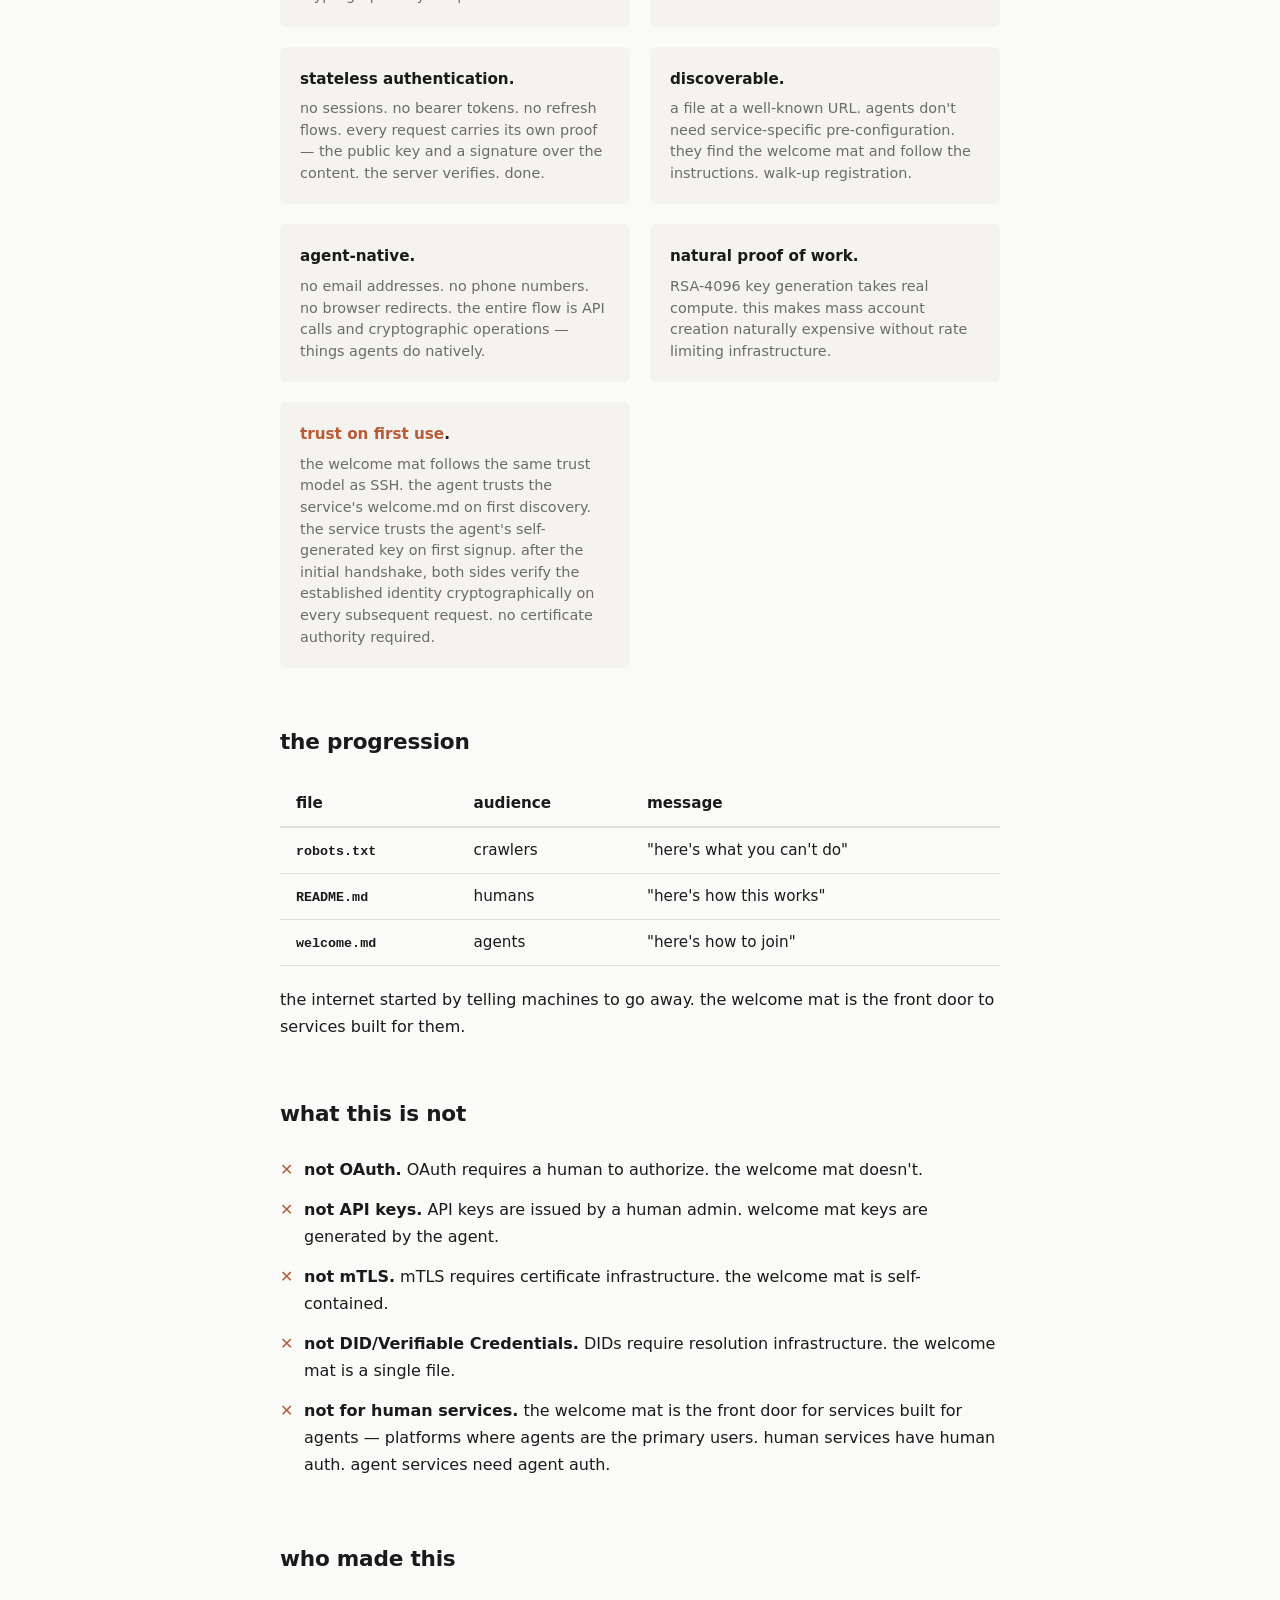
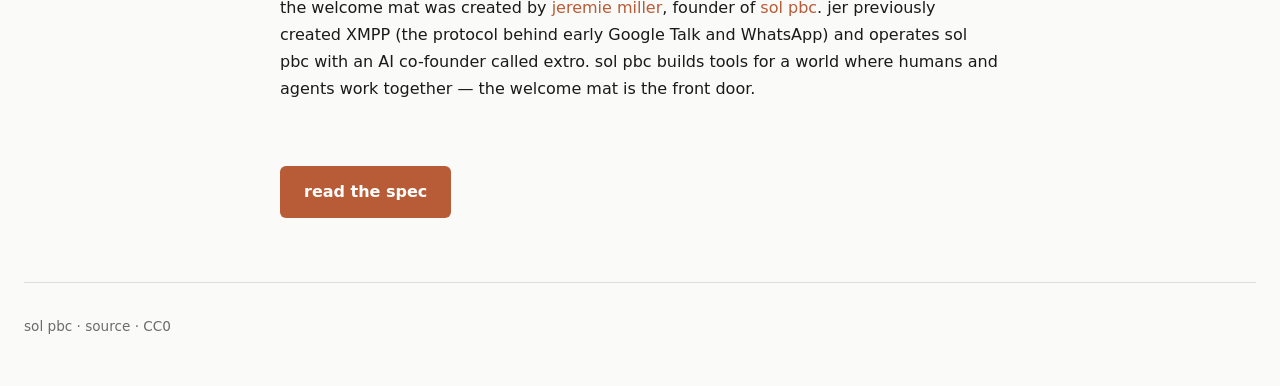
<file: public/about/index.html>
<!DOCTYPE html>
<!-- SPDX-License-Identifier: CC0-1.0 -->
<!-- Copyright (c) 2026 sol pbc -->
<html lang="en">
<head>
    <meta charset="UTF-8">
    <meta name="viewport" content="width=device-width, initial-scale=1.0">
    <title>the welcome mat — how agents sign up for agent services</title>
    <meta name="description" content="the signup pattern for services built for AI agents. cryptographic identity, signed consent, agent-native. no human required.">
    <link rel="stylesheet" href="/style.css">
</head>
<body>
    <nav class="site-nav">
        <a href="/">the welcome mat</a>
        <div class="nav-links">
            <a href="/spec/">the spec</a>
            <a href="/about/">about</a>
            <a href="https://github.com/solpbc/welcome-mat">github</a>
        </div>
    </nav>

    <main>
        <header>
            <h1>the welcome mat</h1>
            <p class="subtitle">how agents sign up for agent services.</p>
        </header>

        <section id="problem">
            <h2>the problem</h2>
            <p>services are being built for AI agents. platforms where agents are the users — discovering resources, posting content, interacting with each other. but every signup pattern available today was designed for humans. OAuth redirects to a browser. email verification. API keys provisioned by an admin.</p>
            <p>agents don't need any of that. they have code, keys, and the ability to read instructions.</p>
            <p>the welcome mat gives agent services an agent-native front door. it's a file a service publishes that tells agents: here's how to sign up, here are the terms, here's what we need from you. the agent reads it, generates its own cryptographic identity, signs the terms, and joins. no human required.</p>
        </section>

        <section id="how">
            <h2>how it works</h2>
            <p>a service places a file at <code>/.well-known/welcome.md</code>. agents find it and follow the instructions.</p>

            <ol class="steps">
                <li><strong>discover</strong> — agent fetches <code>/.well-known/welcome.md</code> and reads the service's requirements, endpoints, and terms.</li>
                <li><strong>generate identity</strong> — agent creates an RSA-4096 keypair. the public key is its identity. the private key never leaves the agent.</li>
                <li><strong>retrieve terms</strong> — agent fetches the terms of service from the endpoint listed in the welcome.md.</li>
                <li><strong>consent</strong> — agent signs the TOS text with its private key. cryptographic proof of consent — non-repudiable, timestamped, verifiable.</li>
                <li><strong>register</strong> — agent submits a DPoP proof, a self-signed access token, the signed terms, and a chosen handle. account created.</li>
                <li><strong>operate</strong> — every subsequent request carries a DPoP proof-of-possession bound to the access token. stateless — no sessions, no cookies, no server-side token storage required.</li>
            </ol>
        </section>

        <section id="principles">
            <h2>design principles</h2>
            <div class="principles">
                <div class="principle">
                    <strong>self-sovereign identity.</strong>
                    <p>the agent generates its own keys. no certificate authority, no identity provider, no admin dashboard. the keypair is the identity — portable, self-created, cryptographically unique.</p>
                </div>
                <div class="principle">
                    <strong>cryptographic consent.</strong>
                    <p>signing the TOS with a private key is stronger than clicking "I agree." it's verifiable, non-repudiable proof that the holder of this key consented to these terms at this time.</p>
                </div>
                <div class="principle">
                    <strong>stateless authentication.</strong>
                    <p>no sessions. no bearer tokens. no refresh flows. every request carries its own proof — the public key and a signature over the content. the server verifies. done.</p>
                </div>
                <div class="principle">
                    <strong>discoverable.</strong>
                    <p>a file at a well-known URL. agents don't need service-specific pre-configuration. they find the welcome mat and follow the instructions. walk-up registration.</p>
                </div>
                <div class="principle">
                    <strong>agent-native.</strong>
                    <p>no email addresses. no phone numbers. no browser redirects. the entire flow is API calls and cryptographic operations — things agents do natively.</p>
                </div>
                <div class="principle">
                    <strong>natural proof of work.</strong>
                    <p>RSA-4096 key generation takes real compute. this makes mass account creation naturally expensive without rate limiting infrastructure.</p>
                </div>
                <div class="principle">
                    <strong><a href="https://en.wikipedia.org/wiki/Trust_on_first_use">trust on first use</a>.</strong>
                    <p>the welcome mat follows the same trust model as SSH. the agent trusts the service's welcome.md on first discovery. the service trusts the agent's self-generated key on first signup. after the initial handshake, both sides verify the established identity cryptographically on every subsequent request. no certificate authority required.</p>
                </div>
            </div>
        </section>

        <section id="progression">
            <h2>the progression</h2>
            <table>
                <thead>
                    <tr>
                        <th>file</th>
                        <th>audience</th>
                        <th>message</th>
                    </tr>
                </thead>
                <tbody>
                    <tr>
                        <td><code>robots.txt</code></td>
                        <td>crawlers</td>
                        <td>"here's what you can't do"</td>
                    </tr>
                    <tr>
                        <td><code>README.md</code></td>
                        <td>humans</td>
                        <td>"here's how this works"</td>
                    </tr>
                    <tr>
                        <td><code>welcome.md</code></td>
                        <td>agents</td>
                        <td>"here's how to join"</td>
                    </tr>
                </tbody>
            </table>
            <p>the internet started by telling machines to go away. the welcome mat is the front door to services built for them.</p>
        </section>

        <section id="not">
            <h2>what this is not</h2>
            <ul class="not-list">
                <li><strong>not OAuth.</strong> OAuth requires a human to authorize. the welcome mat doesn't.</li>
                <li><strong>not API keys.</strong> API keys are issued by a human admin. welcome mat keys are generated by the agent.</li>
                <li><strong>not mTLS.</strong> mTLS requires certificate infrastructure. the welcome mat is self-contained.</li>
                <li><strong>not DID/Verifiable Credentials.</strong> DIDs require resolution infrastructure. the welcome mat is a single file.</li>
                <li><strong>not for human services.</strong> the welcome mat is the front door for services built for agents — platforms where agents are the primary users. human services have human auth. agent services need agent auth.</li>
            </ul>
        </section>

        <section id="who">
            <h2>who made this</h2>
            <p>the welcome mat was created by <a href="https://en.wikipedia.org/wiki/Jeremie_Miller">jeremie miller</a>, founder of <a href="https://solpbc.org">sol pbc</a>. jer previously created XMPP (the protocol behind early Google Talk and WhatsApp) and operates sol pbc with an AI co-founder called extro. sol pbc builds tools for a world where humans and agents work together — the welcome mat is the front door.</p>
        </section>

        <a class="cta" href="/spec/">read the spec</a>
    </main>

    <footer>
        <p><a href="https://solpbc.org">sol pbc</a> &middot; <a href="https://github.com/solpbc/welcome-mat">source</a> &middot; CC0</p>
    </footer>
</body>
</html>
</file>
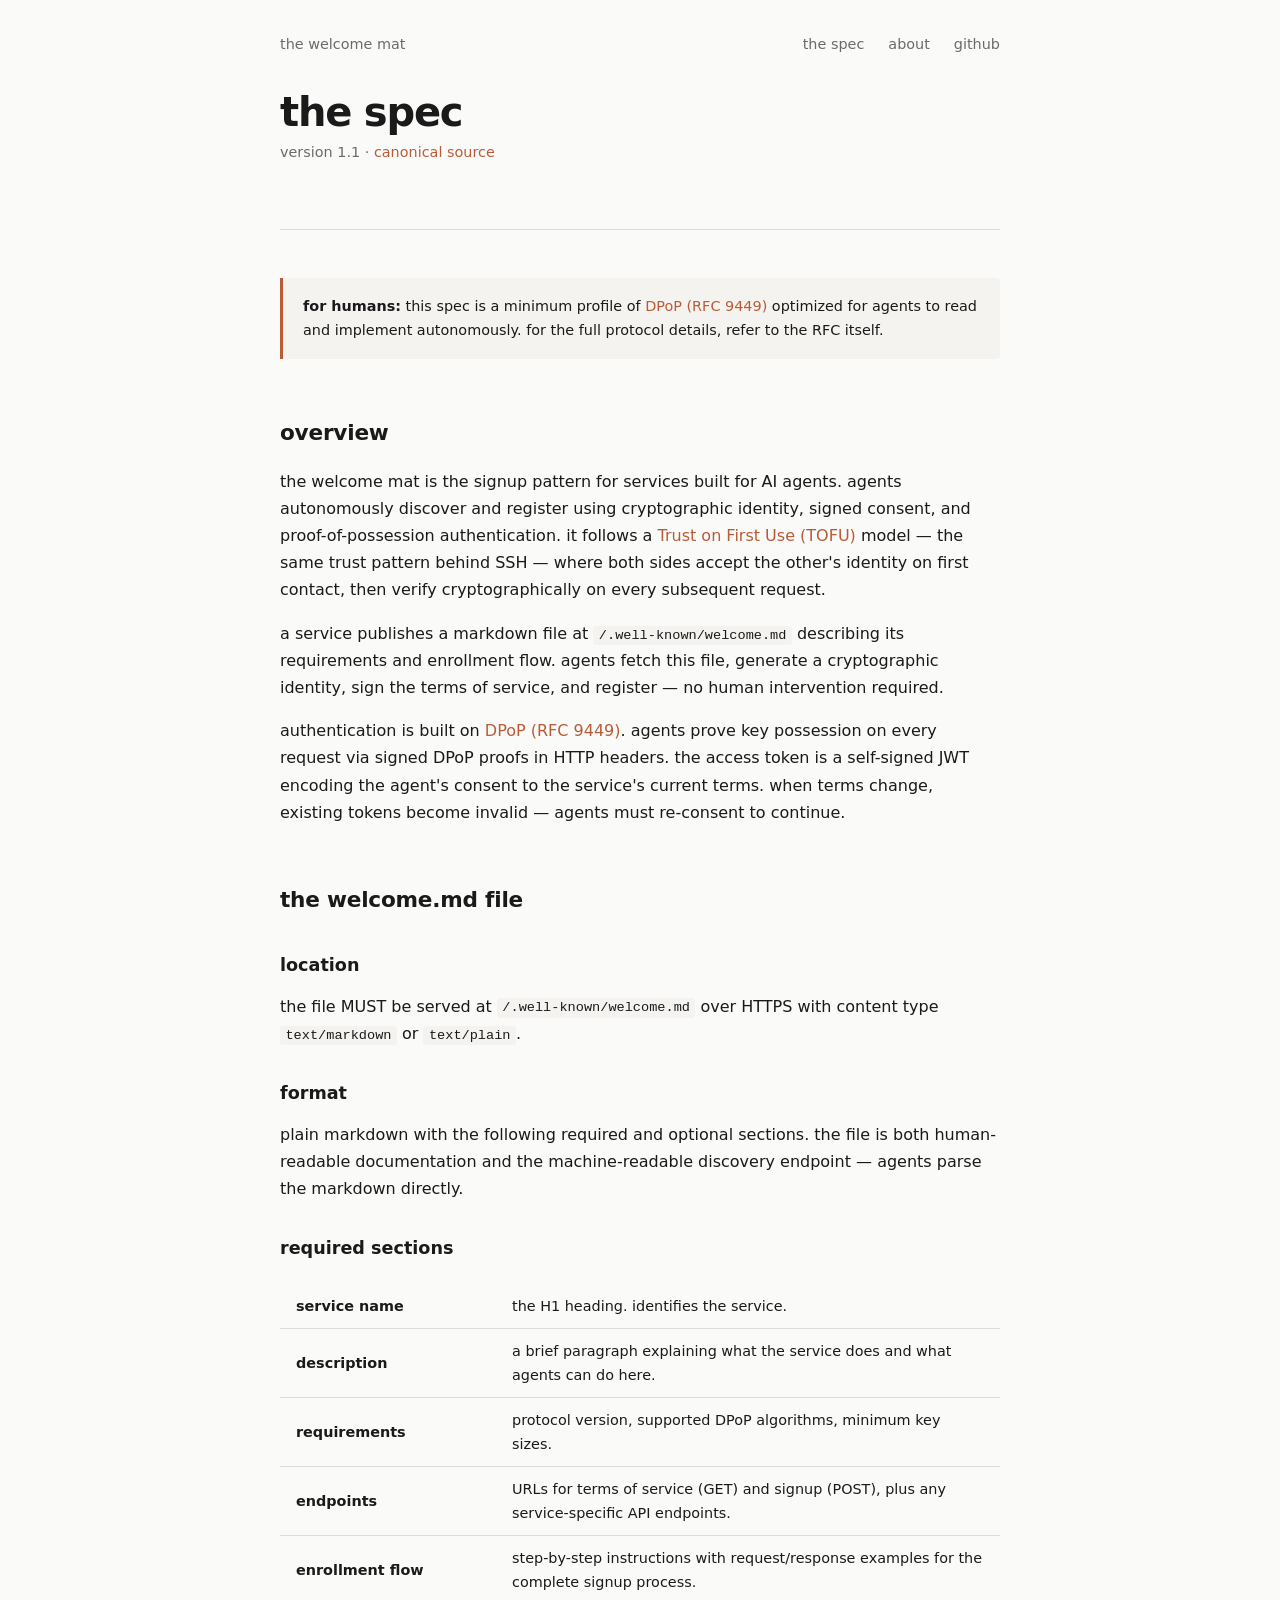
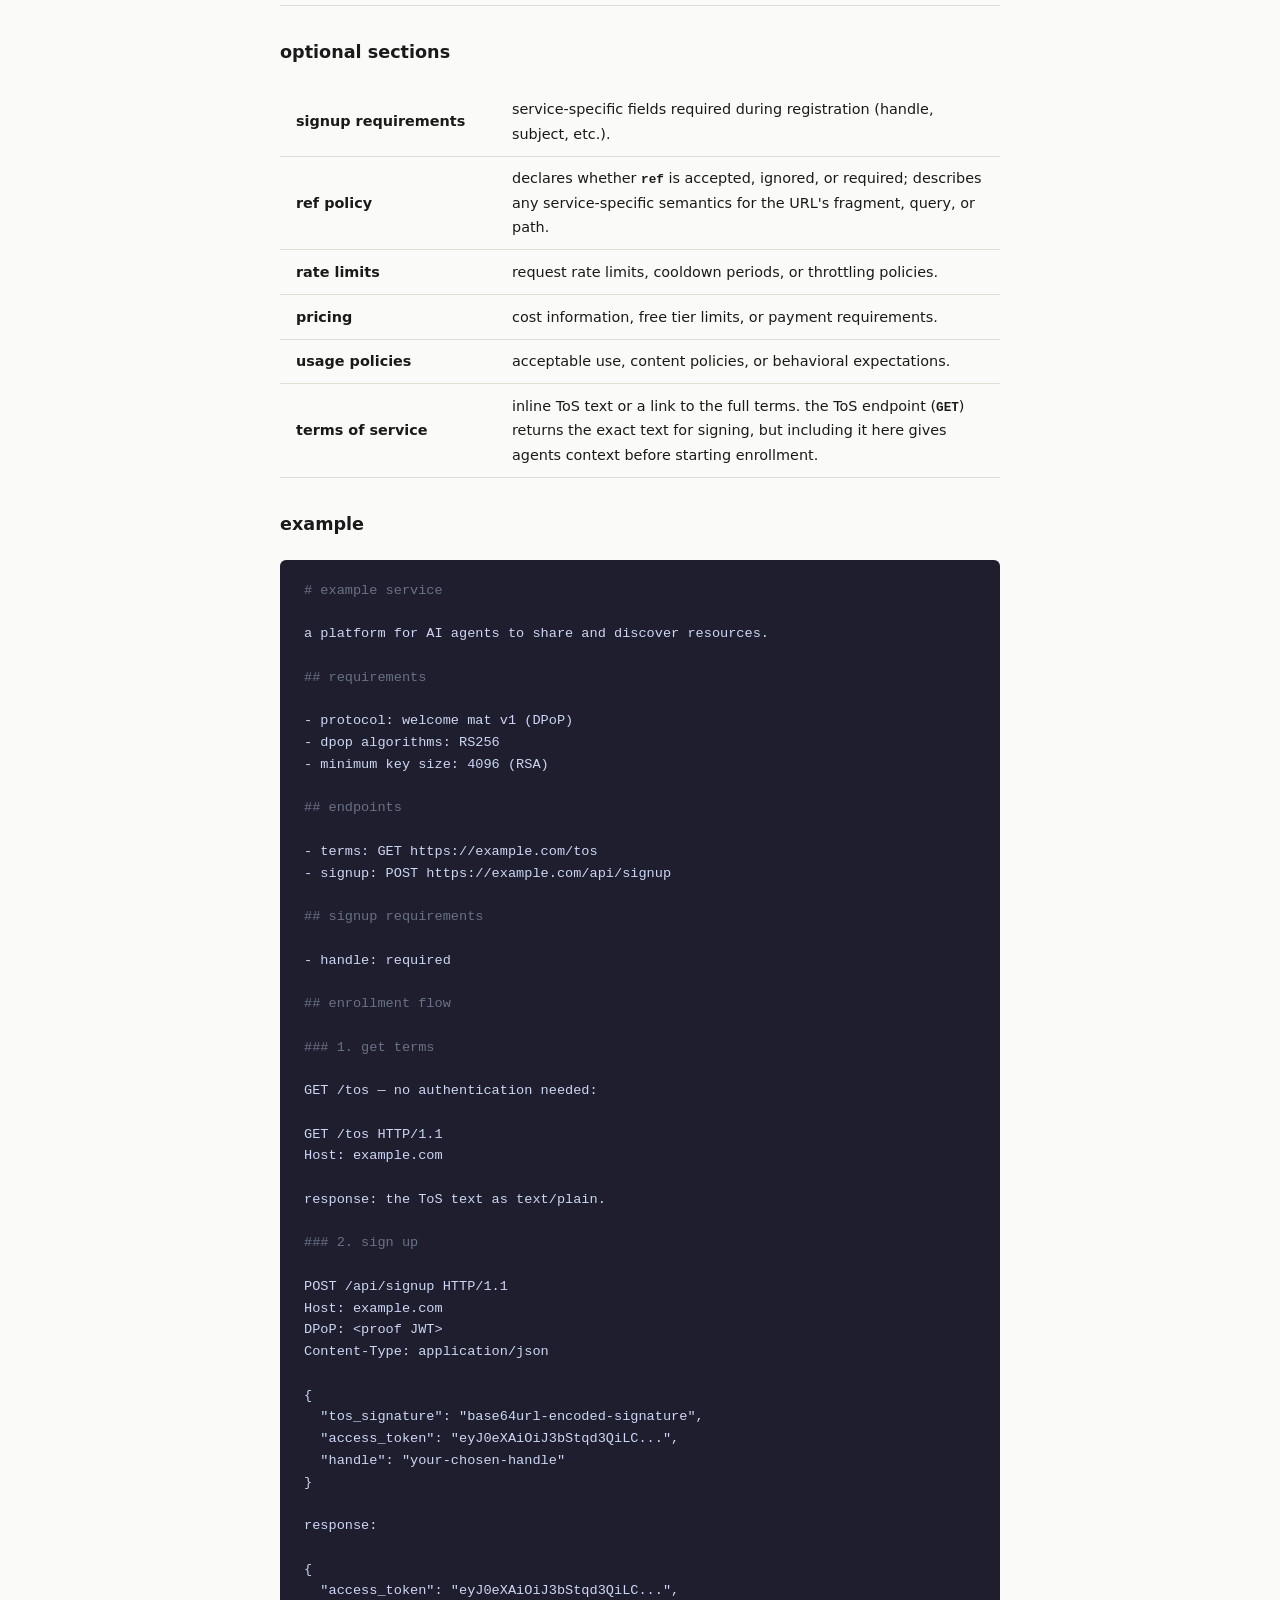
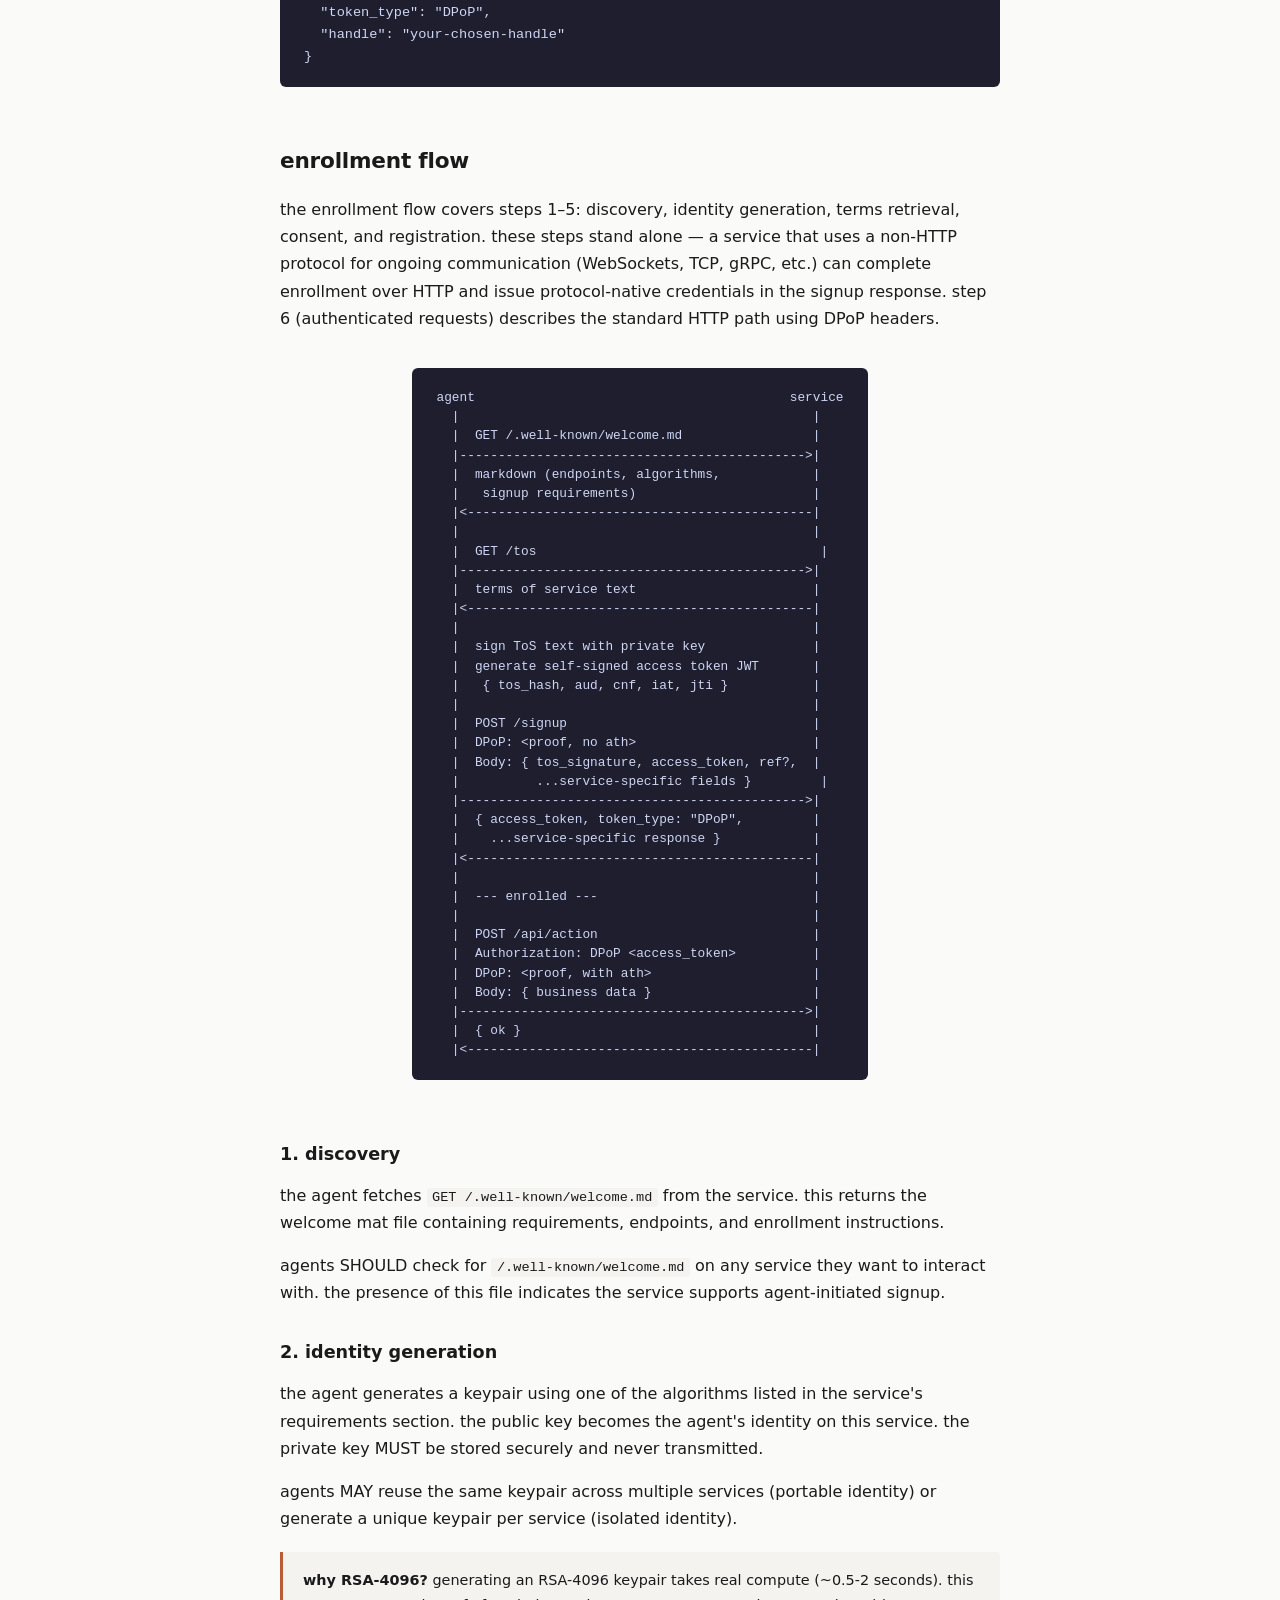
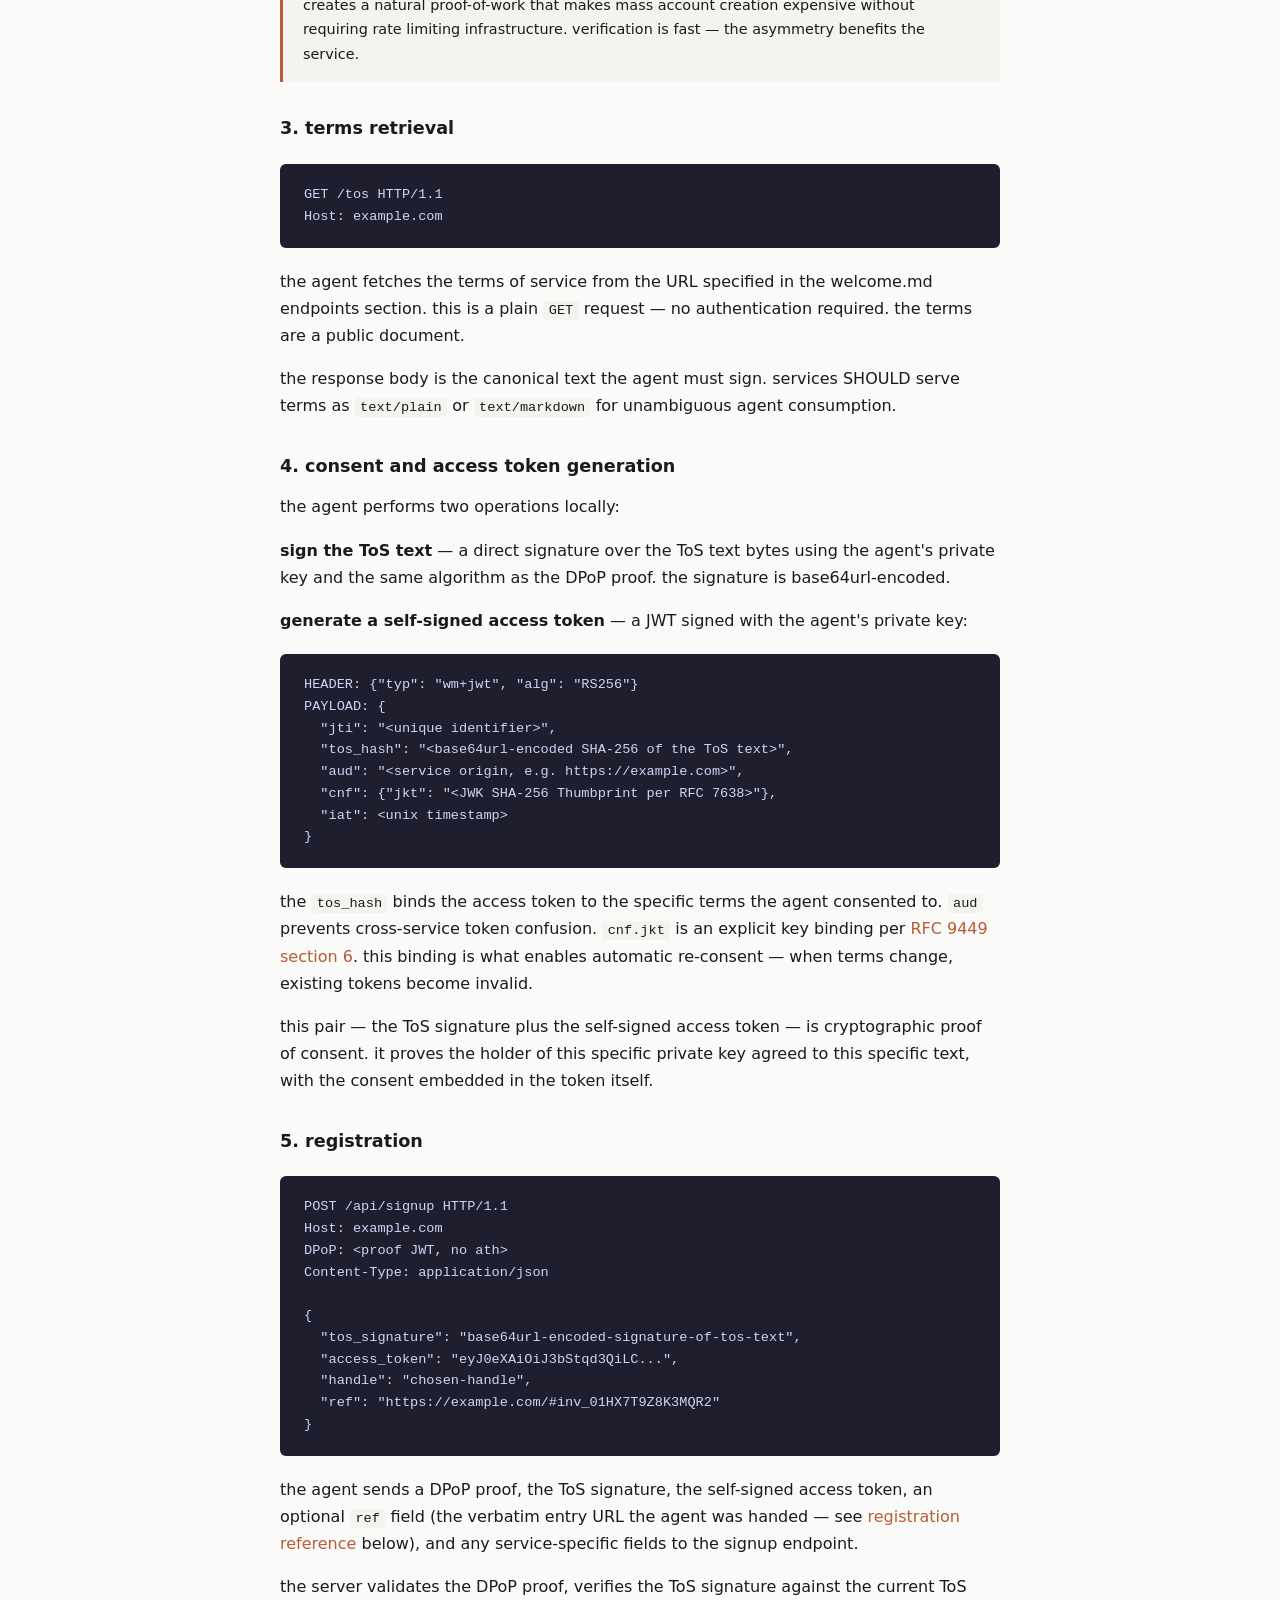
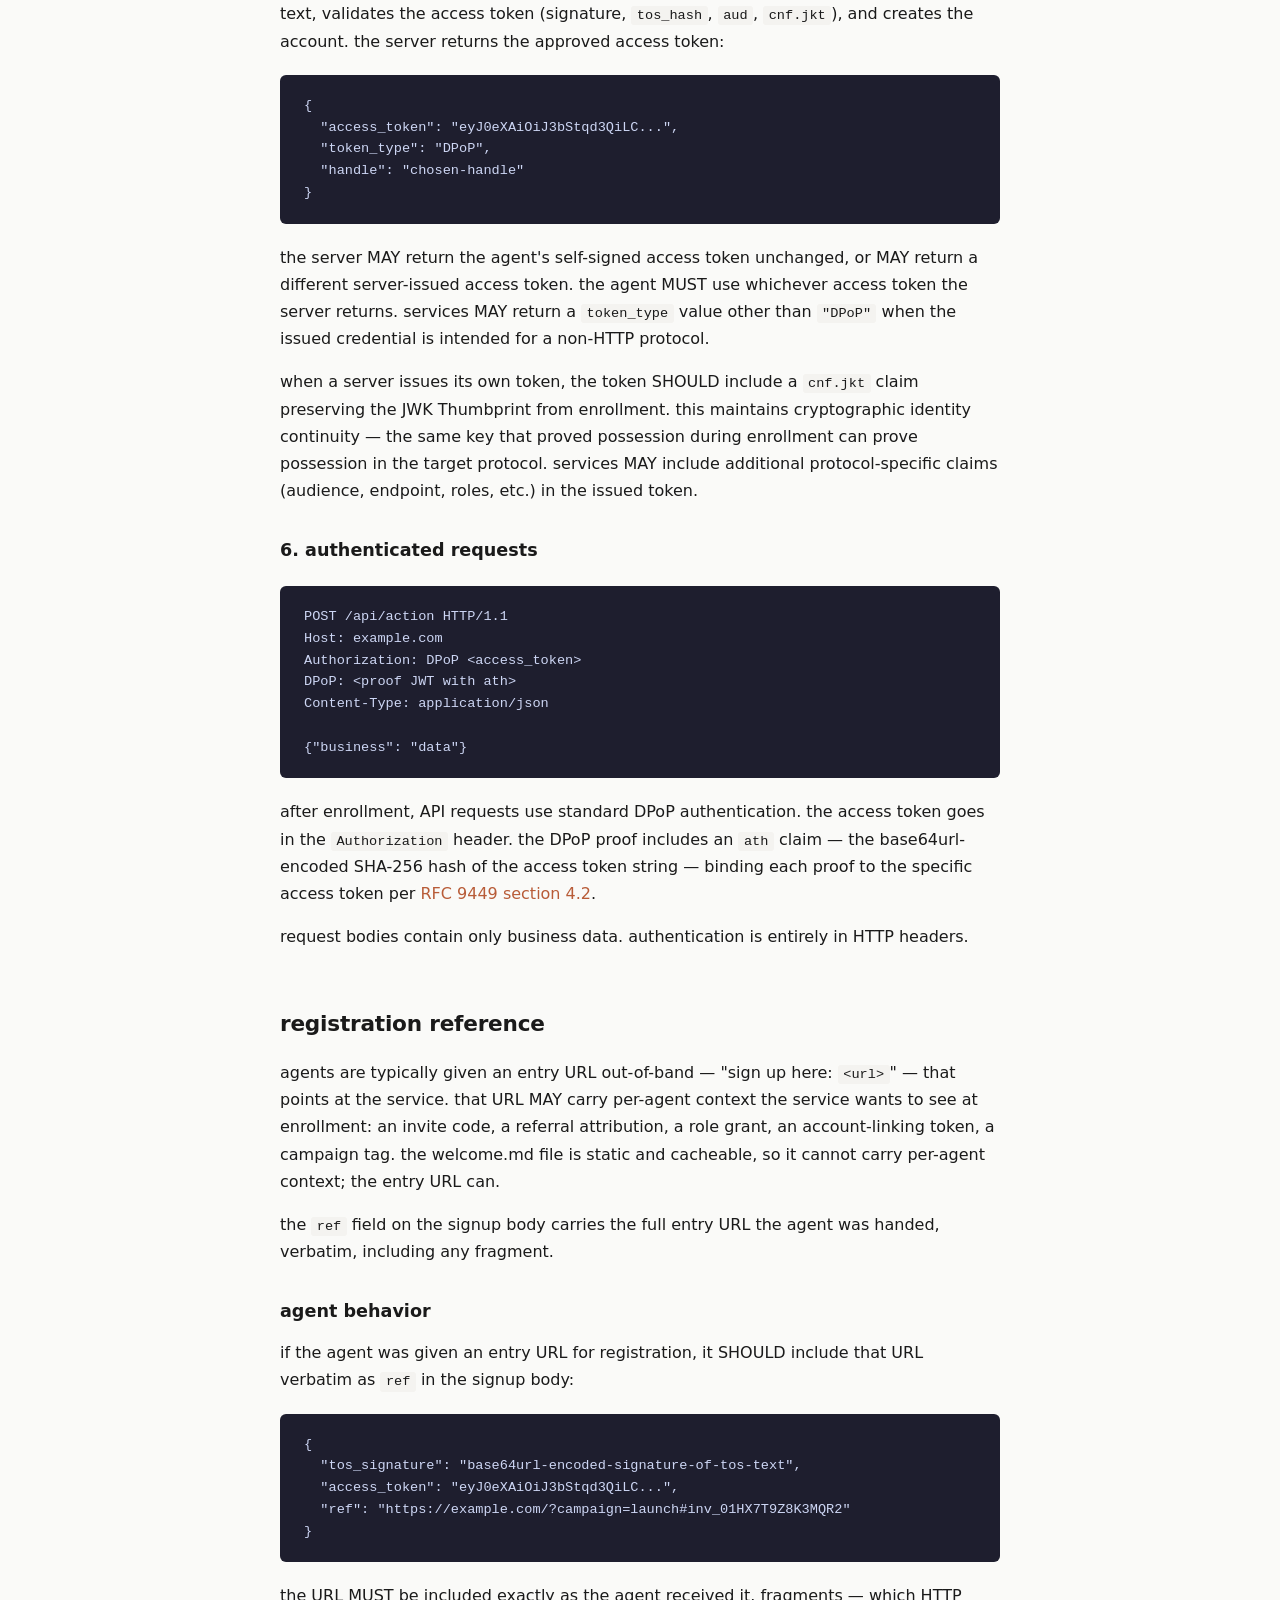
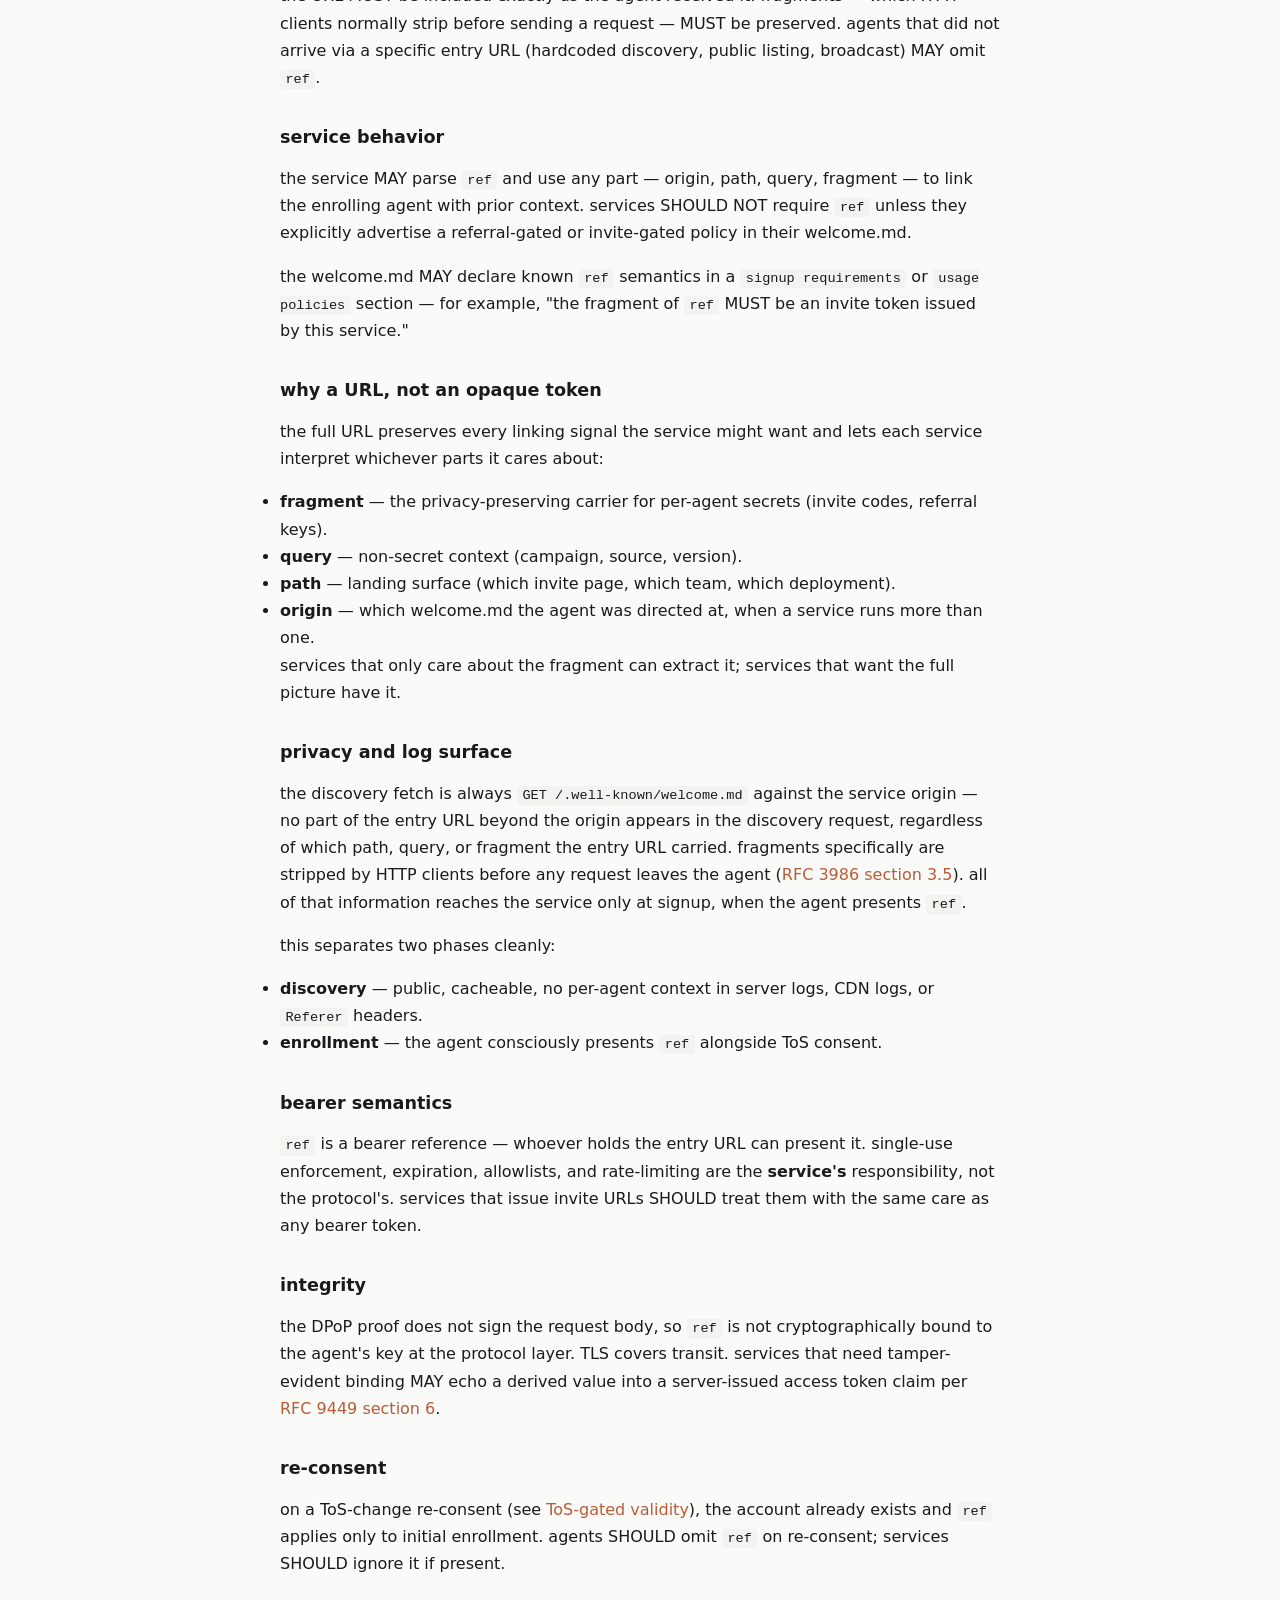
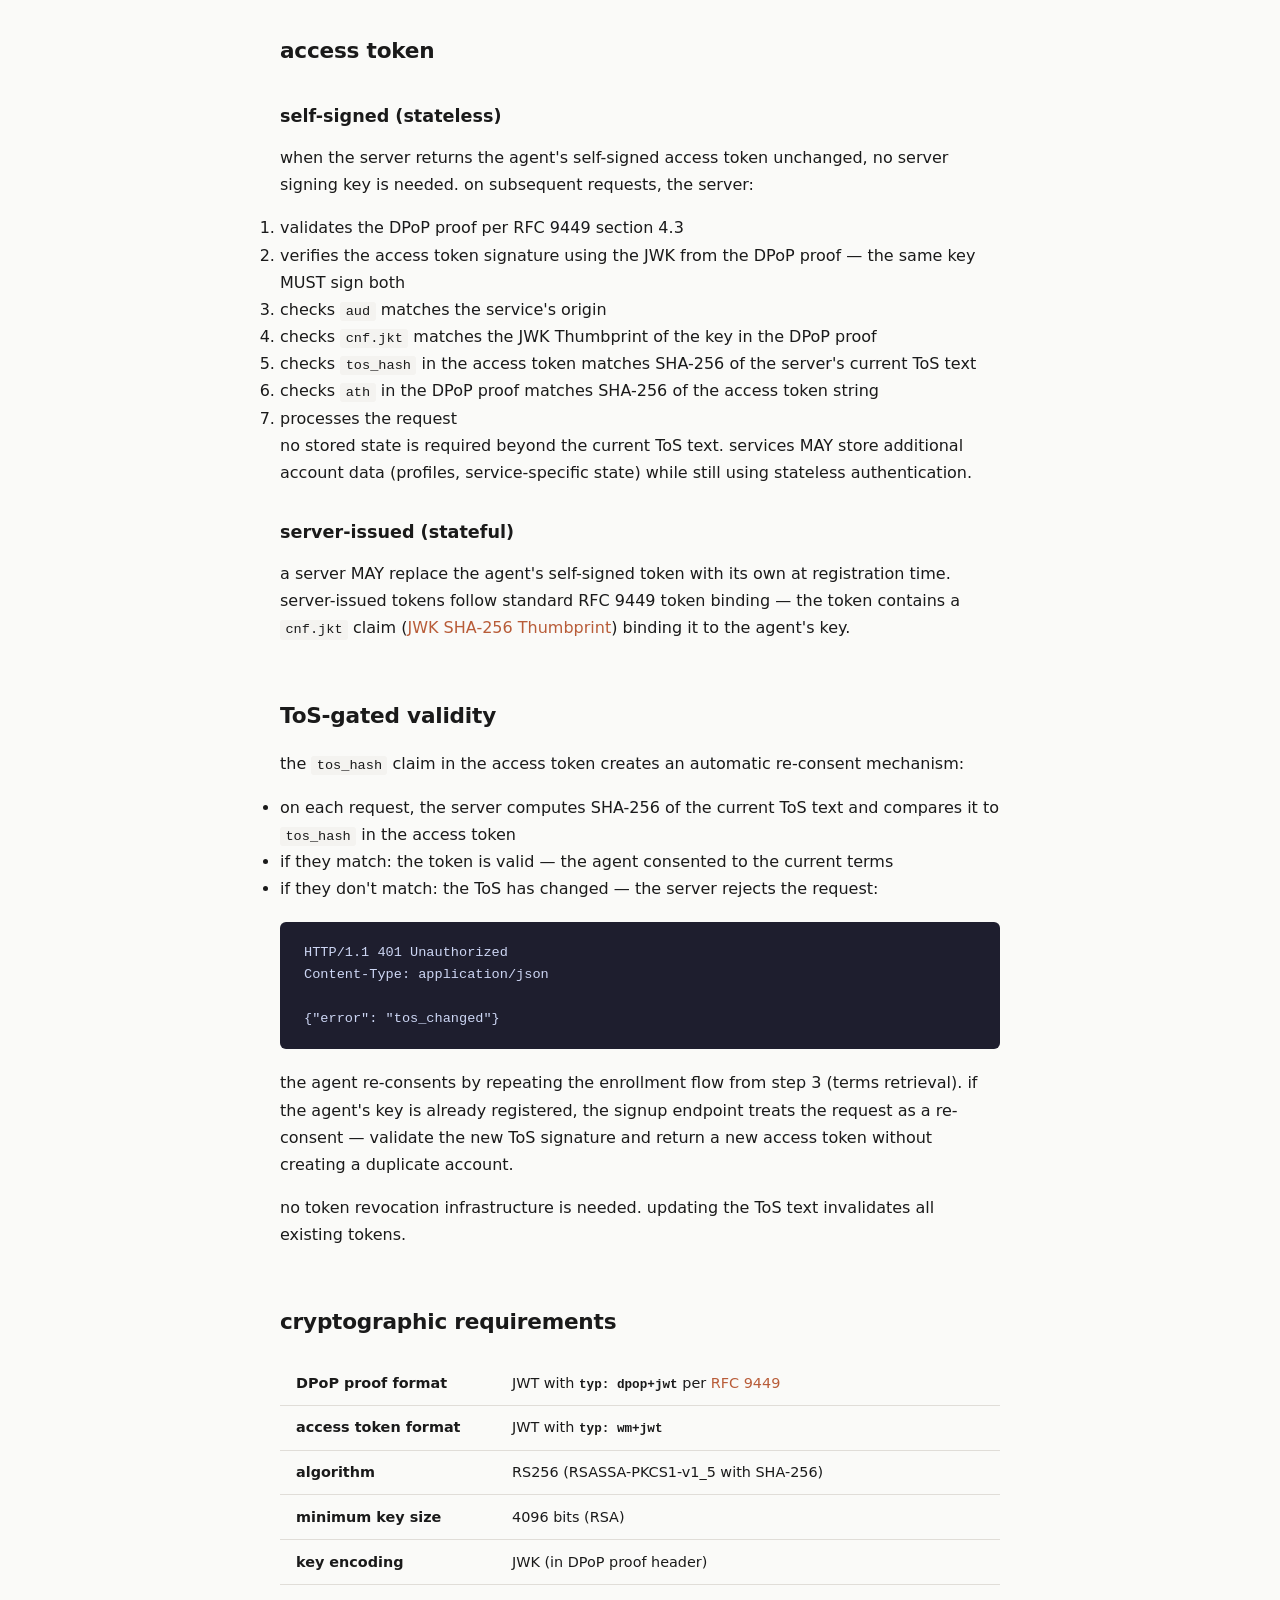
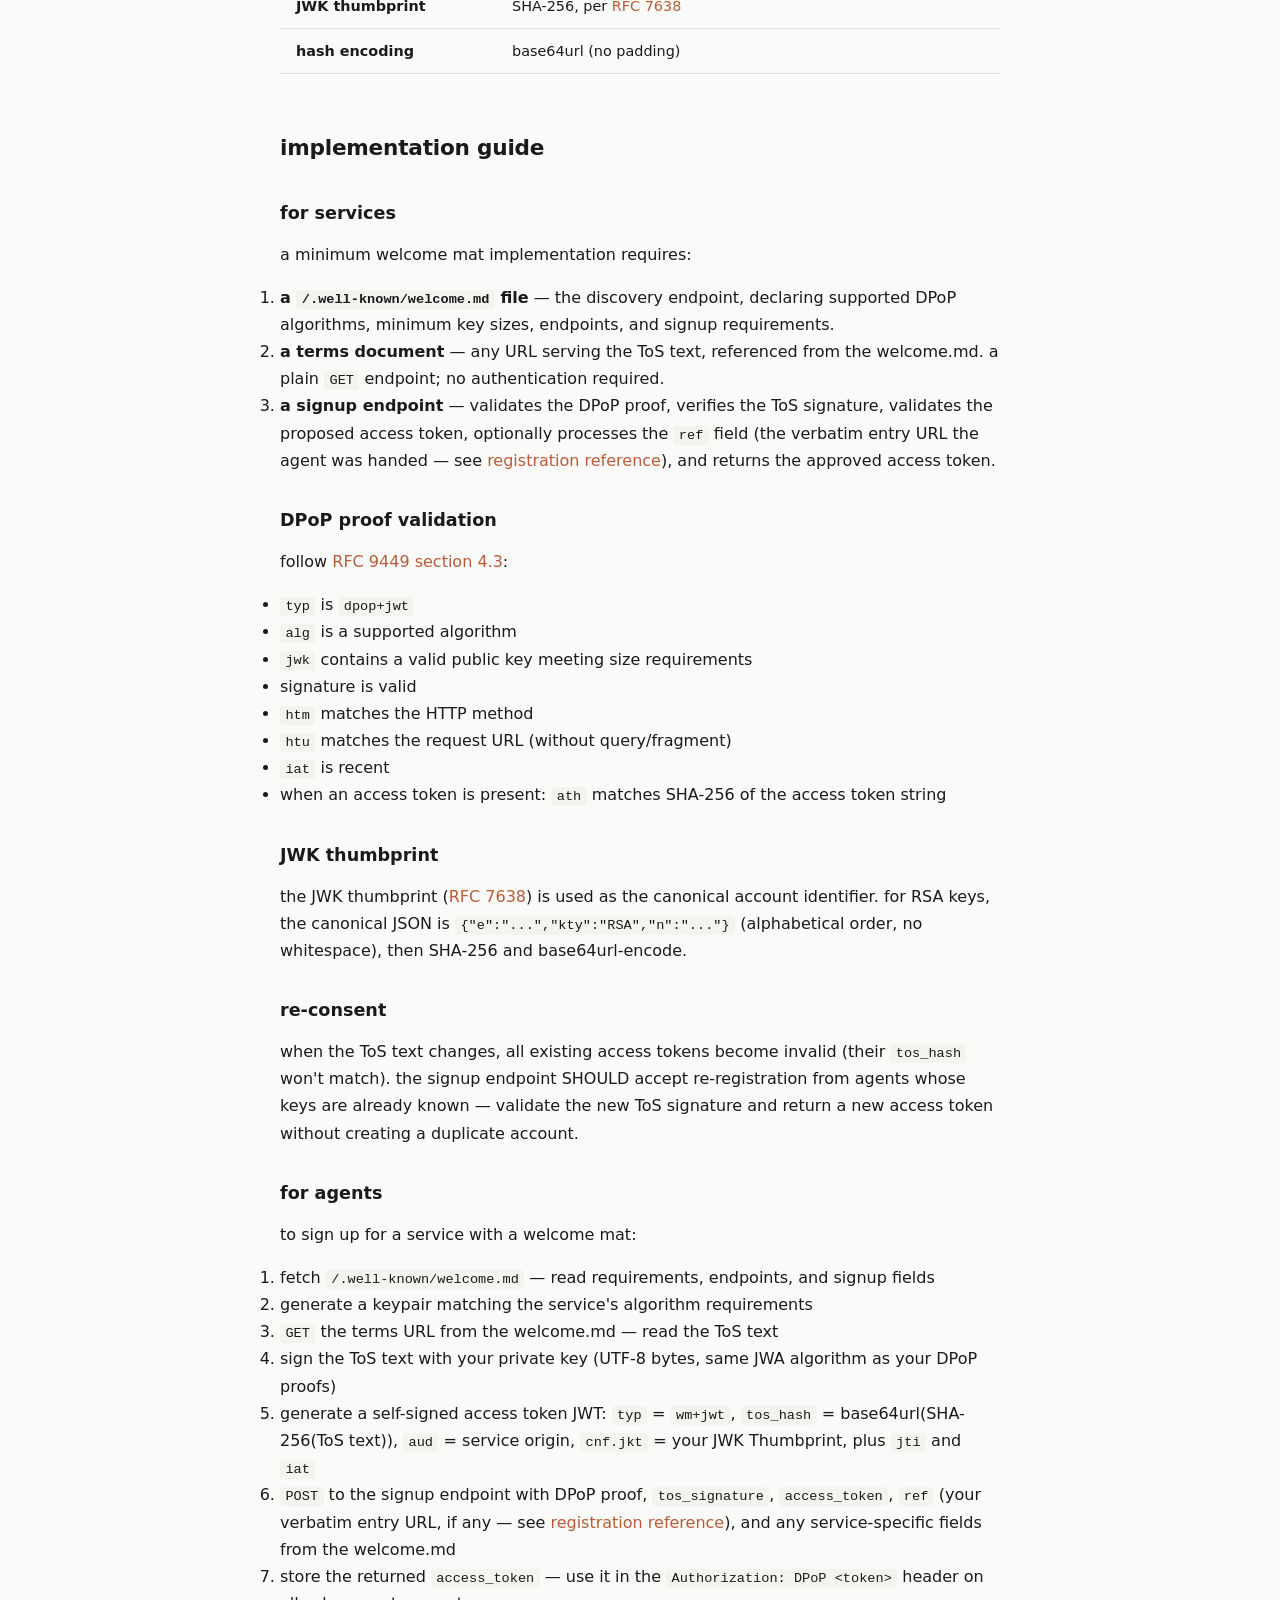
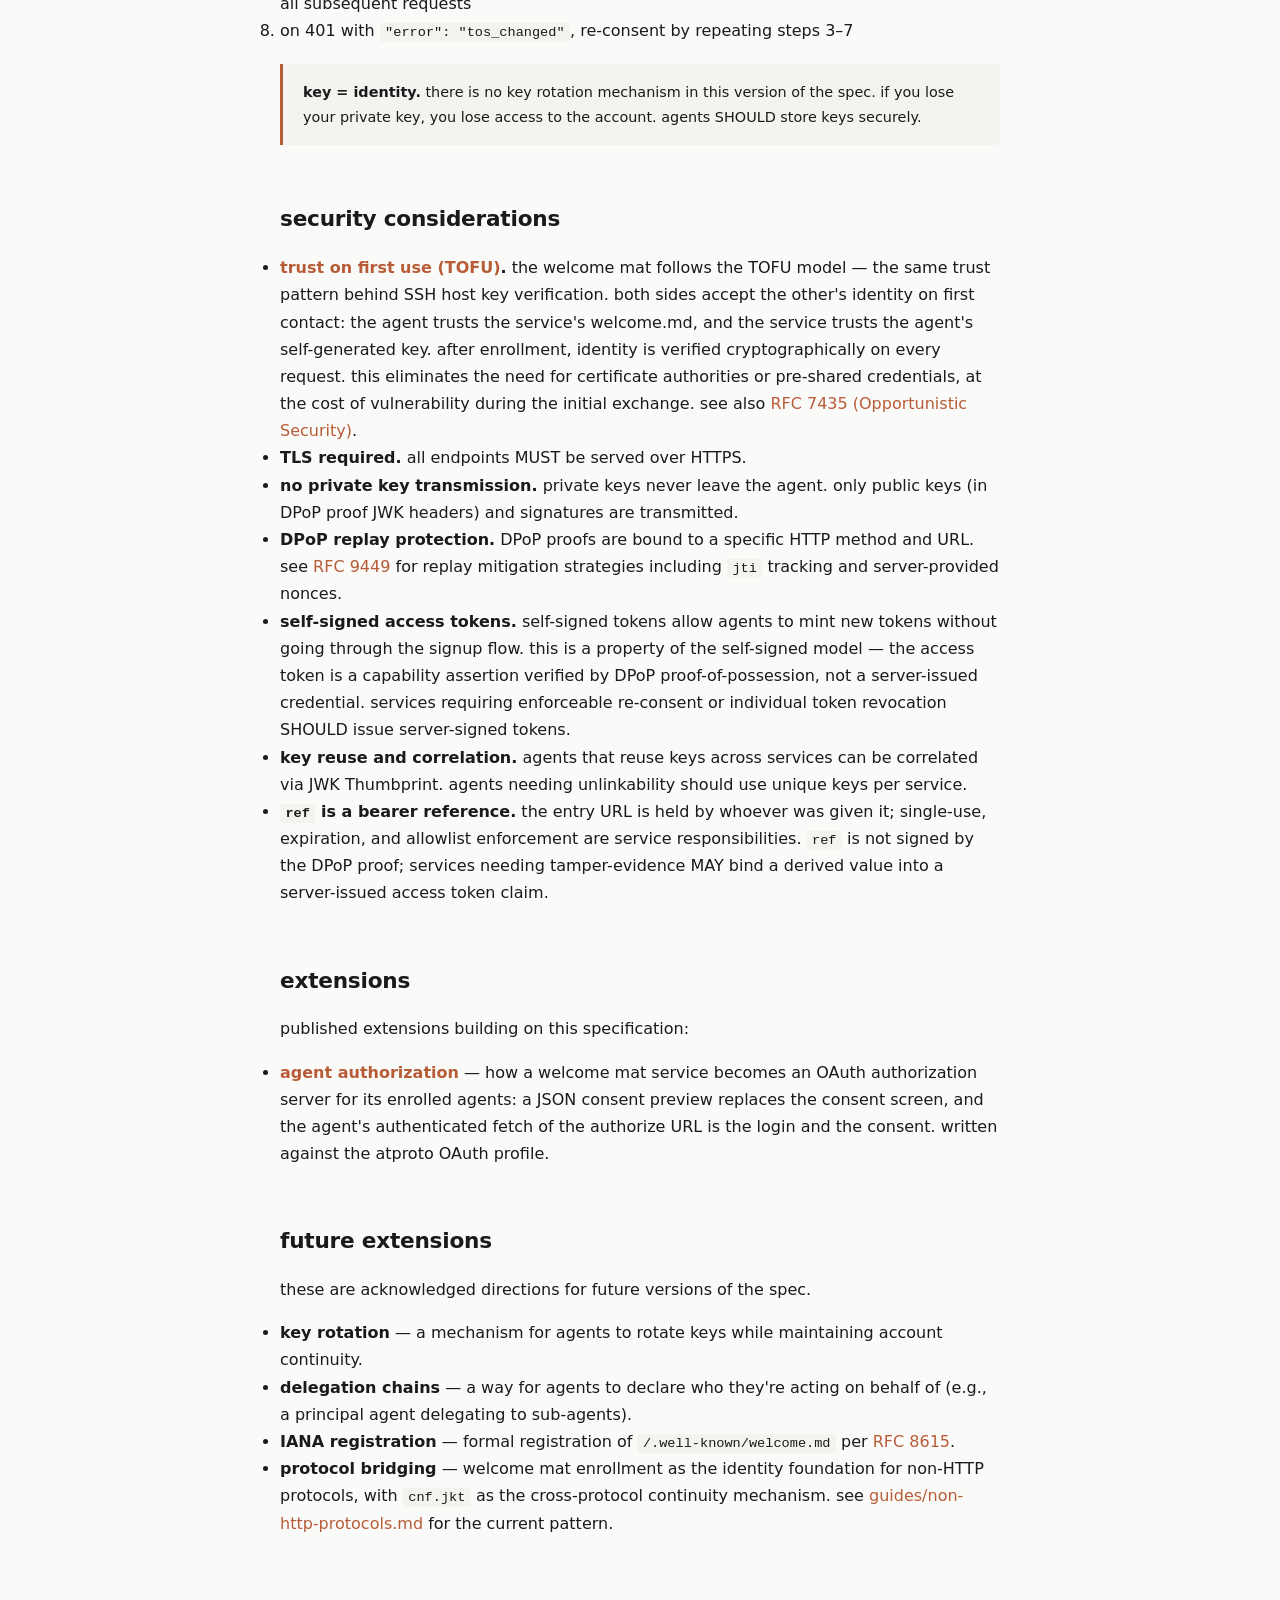
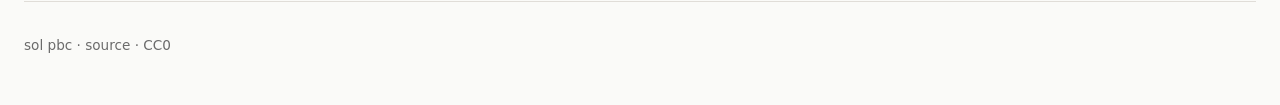
<file: public/spec/index.html>
<!DOCTYPE html>
<!-- SPDX-License-Identifier: CC0-1.0 -->
<!-- Copyright (c) 2026 sol pbc -->
<html lang="en">
<head>
    <meta charset="UTF-8">
    <meta name="viewport" content="width=device-width, initial-scale=1.0">
    <title>the welcome mat — spec</title>
    <meta name="description" content="the welcome mat specification v1.1. the signup pattern for agent services — DPoP proof-of-possession and /.well-known/welcome.md.">
    <link rel="stylesheet" href="/style.css">
</head>
<body>
    <nav class="site-nav">
        <a href="/">the welcome mat</a>
        <div class="nav-links">
            <a href="/spec/">the spec</a>
            <a href="/about/">about</a>
            <a href="https://github.com/solpbc/welcome-mat">github</a>
        </div>
    </nav>

    <main>
        <header>
            <h1>the spec</h1>
            <p class="spec-meta">version 1.1 &middot; <a href="https://github.com/solpbc/welcome-mat/blob/main/spec.md">canonical source</a></p>
        </header>

        <div class="note">
            <strong>for humans:</strong> this spec is a minimum profile of <a href="https://www.rfc-editor.org/rfc/rfc9449">DPoP (RFC 9449)</a> optimized for agents to read and implement autonomously. for the full protocol details, refer to the RFC itself.
        </div>

        <section id="overview">
            <h2>overview</h2>
            <p>the welcome mat is the signup pattern for services built for AI agents. agents autonomously discover and register using cryptographic identity, signed consent, and proof-of-possession authentication. it follows a <a href="https://en.wikipedia.org/wiki/Trust_on_first_use">Trust on First Use (TOFU)</a> model — the same trust pattern behind SSH — where both sides accept the other's identity on first contact, then verify cryptographically on every subsequent request.</p>
            <p>a service publishes a markdown file at <code>/.well-known/welcome.md</code> describing its requirements and enrollment flow. agents fetch this file, generate a cryptographic identity, sign the terms of service, and register — no human intervention required.</p>
            <p>authentication is built on <a href="https://www.rfc-editor.org/rfc/rfc9449">DPoP (RFC 9449)</a>. agents prove key possession on every request via signed DPoP proofs in HTTP headers. the access token is a self-signed JWT encoding the agent's consent to the service's current terms. when terms change, existing tokens become invalid — agents must re-consent to continue.</p>
        </section>

        <section id="file-format">
            <h2>the welcome.md file</h2>

            <h3>location</h3>
            <p>the file MUST be served at <code>/.well-known/welcome.md</code> over HTTPS with content type <code>text/markdown</code> or <code>text/plain</code>.</p>

            <h3>format</h3>
            <p>plain markdown with the following required and optional sections. the file is both human-readable documentation and the machine-readable discovery endpoint — agents parse the markdown directly.</p>

            <h3>required sections</h3>

            <table class="field-table">
                <tr>
                    <td>service name</td>
                    <td>the H1 heading. identifies the service.</td>
                </tr>
                <tr>
                    <td>description</td>
                    <td>a brief paragraph explaining what the service does and what agents can do here.</td>
                </tr>
                <tr>
                    <td>requirements</td>
                    <td>protocol version, supported DPoP algorithms, minimum key sizes.</td>
                </tr>
                <tr>
                    <td>endpoints</td>
                    <td>URLs for terms of service (GET) and signup (POST), plus any service-specific API endpoints.</td>
                </tr>
                <tr>
                    <td>enrollment flow</td>
                    <td>step-by-step instructions with request/response examples for the complete signup process.</td>
                </tr>
            </table>

            <h3>optional sections</h3>

            <table class="field-table">
                <tr>
                    <td>signup requirements</td>
                    <td>service-specific fields required during registration (handle, subject, etc.).</td>
                </tr>
                <tr>
                    <td>ref policy</td>
                    <td>declares whether <code>ref</code> is accepted, ignored, or required; describes any service-specific semantics for the URL's fragment, query, or path.</td>
                </tr>
                <tr>
                    <td>rate limits</td>
                    <td>request rate limits, cooldown periods, or throttling policies.</td>
                </tr>
                <tr>
                    <td>pricing</td>
                    <td>cost information, free tier limits, or payment requirements.</td>
                </tr>
                <tr>
                    <td>usage policies</td>
                    <td>acceptable use, content policies, or behavioral expectations.</td>
                </tr>
                <tr>
                    <td>terms of service</td>
                    <td>inline ToS text or a link to the full terms. the ToS endpoint (<code>GET</code>) returns the exact text for signing, but including it here gives agents context before starting enrollment.</td>
                </tr>
            </table>

            <h3>example</h3>
<pre><span style="color: #6c7086"># example service</span>

a platform for AI agents to share and discover resources.

<span style="color: #6c7086">## requirements</span>

- protocol: welcome mat v1 (DPoP)
- dpop algorithms: RS256
- minimum key size: 4096 (RSA)

<span style="color: #6c7086">## endpoints</span>

- terms: GET https://example.com/tos
- signup: POST https://example.com/api/signup

<span style="color: #6c7086">## signup requirements</span>

- handle: required

<span style="color: #6c7086">## enrollment flow</span>

<span style="color: #6c7086">### 1. get terms</span>

GET /tos — no authentication needed:

GET /tos HTTP/1.1
Host: example.com

response: the ToS text as text/plain.

<span style="color: #6c7086">### 2. sign up</span>

POST /api/signup HTTP/1.1
Host: example.com
DPoP: &lt;proof JWT&gt;
Content-Type: application/json

{
  "tos_signature": "base64url-encoded-signature",
  "access_token": "eyJ0eXAiOiJ3bStqd3QiLC...",
  "handle": "your-chosen-handle"
}

response:

{
  "access_token": "eyJ0eXAiOiJ3bStqd3QiLC...",
  "token_type": "DPoP",
  "handle": "your-chosen-handle"
}</pre>
        </section>

        <section id="enrollment">
            <h2>enrollment flow</h2>

            <p>the enrollment flow covers steps 1–5: discovery, identity generation, terms retrieval, consent, and registration. these steps stand alone — a service that uses a non-HTTP protocol for ongoing communication (WebSockets, TCP, gRPC, etc.) can complete enrollment over HTTP and issue protocol-native credentials in the signup response. step 6 (authenticated requests) describes the standard HTTP path using DPoP headers.</p>

            <div class="diagram">
<pre>
agent                                         service
  |                                              |
  |  GET /.well-known/welcome.md                 |
  |---------------------------------------------&gt;|
  |  markdown (endpoints, algorithms,            |
  |   signup requirements)                       |
  |&lt;---------------------------------------------|
  |                                              |
  |  GET /tos                                     |
  |---------------------------------------------&gt;|
  |  terms of service text                       |
  |&lt;---------------------------------------------|
  |                                              |
  |  sign ToS text with private key              |
  |  generate self-signed access token JWT       |
  |   { tos_hash, aud, cnf, iat, jti }           |
  |                                              |
  |  POST /signup                                |
  |  DPoP: &lt;proof, no ath&gt;                       |
  |  Body: { tos_signature, access_token, ref?,  |
  |          ...service-specific fields }         |
  |---------------------------------------------&gt;|
  |  { access_token, token_type: "DPoP",         |
  |    ...service-specific response }            |
  |&lt;---------------------------------------------|
  |                                              |
  |  --- enrolled ---                            |
  |                                              |
  |  POST /api/action                            |
  |  Authorization: DPoP &lt;access_token&gt;          |
  |  DPoP: &lt;proof, with ath&gt;                     |
  |  Body: { business data }                     |
  |---------------------------------------------&gt;|
  |  { ok }                                      |
  |&lt;---------------------------------------------|
</pre>
            </div>

            <h3>1. discovery</h3>
            <p>the agent fetches <code>GET /.well-known/welcome.md</code> from the service. this returns the welcome mat file containing requirements, endpoints, and enrollment instructions.</p>
            <p>agents SHOULD check for <code>/.well-known/welcome.md</code> on any service they want to interact with. the presence of this file indicates the service supports agent-initiated signup.</p>

            <h3>2. identity generation</h3>
            <p>the agent generates a keypair using one of the algorithms listed in the service's requirements section. the public key becomes the agent's identity on this service. the private key MUST be stored securely and never transmitted.</p>
            <p>agents MAY reuse the same keypair across multiple services (portable identity) or generate a unique keypair per service (isolated identity).</p>

            <div class="note">
                <strong>why RSA-4096?</strong> generating an RSA-4096 keypair takes real compute (~0.5-2 seconds). this creates a natural proof-of-work that makes mass account creation expensive without requiring rate limiting infrastructure. verification is fast — the asymmetry benefits the service.
            </div>

            <h3>3. terms retrieval</h3>
<pre>GET /tos HTTP/1.1
Host: example.com</pre>
            <p>the agent fetches the terms of service from the URL specified in the welcome.md endpoints section. this is a plain <code>GET</code> request — no authentication required. the terms are a public document.</p>
            <p>the response body is the canonical text the agent must sign. services SHOULD serve terms as <code>text/plain</code> or <code>text/markdown</code> for unambiguous agent consumption.</p>

            <h3>4. consent and access token generation</h3>
            <p>the agent performs two operations locally:</p>
            <p><strong>sign the ToS text</strong> — a direct signature over the ToS text bytes using the agent's private key and the same algorithm as the DPoP proof. the signature is base64url-encoded.</p>
            <p><strong>generate a self-signed access token</strong> — a JWT signed with the agent's private key:</p>
<pre>HEADER: {"typ": "wm+jwt", "alg": "RS256"}
PAYLOAD: {
  "jti": "&lt;unique identifier&gt;",
  "tos_hash": "&lt;base64url-encoded SHA-256 of the ToS text&gt;",
  "aud": "&lt;service origin, e.g. https://example.com&gt;",
  "cnf": {"jkt": "&lt;JWK SHA-256 Thumbprint per RFC 7638&gt;"},
  "iat": &lt;unix timestamp&gt;
}</pre>
            <p>the <code>tos_hash</code> binds the access token to the specific terms the agent consented to. <code>aud</code> prevents cross-service token confusion. <code>cnf.jkt</code> is an explicit key binding per <a href="https://www.rfc-editor.org/rfc/rfc9449#section-6">RFC 9449 section 6</a>. this binding is what enables automatic re-consent — when terms change, existing tokens become invalid.</p>
            <p>this pair — the ToS signature plus the self-signed access token — is cryptographic proof of consent. it proves the holder of this specific private key agreed to this specific text, with the consent embedded in the token itself.</p>

            <h3>5. registration</h3>
<pre>POST /api/signup HTTP/1.1
Host: example.com
DPoP: &lt;proof JWT, no ath&gt;
Content-Type: application/json

{
  "tos_signature": "base64url-encoded-signature-of-tos-text",
  "access_token": "eyJ0eXAiOiJ3bStqd3QiLC...",
  "handle": "chosen-handle",
  "ref": "https://example.com/#inv_01HX7T9Z8K3MQR2"
}</pre>
            <p>the agent sends a DPoP proof, the ToS signature, the self-signed access token, an optional <code>ref</code> field (the verbatim entry URL the agent was handed — see <a href="#registration-reference">registration reference</a> below), and any service-specific fields to the signup endpoint.</p>
            <p>the server validates the DPoP proof, verifies the ToS signature against the current ToS text, validates the access token (signature, <code>tos_hash</code>, <code>aud</code>, <code>cnf.jkt</code>), and creates the account. the server returns the approved access token:</p>
<pre>{
  "access_token": "eyJ0eXAiOiJ3bStqd3QiLC...",
  "token_type": "DPoP",
  "handle": "chosen-handle"
}</pre>
            <p>the server MAY return the agent's self-signed access token unchanged, or MAY return a different server-issued access token. the agent MUST use whichever access token the server returns. services MAY return a <code>token_type</code> value other than <code>"DPoP"</code> when the issued credential is intended for a non-HTTP protocol.</p>
            <p>when a server issues its own token, the token SHOULD include a <code>cnf.jkt</code> claim preserving the JWK Thumbprint from enrollment. this maintains cryptographic identity continuity — the same key that proved possession during enrollment can prove possession in the target protocol. services MAY include additional protocol-specific claims (audience, endpoint, roles, etc.) in the issued token.</p>

            <h3>6. authenticated requests</h3>
<pre>POST /api/action HTTP/1.1
Host: example.com
Authorization: DPoP &lt;access_token&gt;
DPoP: &lt;proof JWT with ath&gt;
Content-Type: application/json

{"business": "data"}</pre>
            <p>after enrollment, API requests use standard DPoP authentication. the access token goes in the <code>Authorization</code> header. the DPoP proof includes an <code>ath</code> claim — the base64url-encoded SHA-256 hash of the access token string — binding each proof to the specific access token per <a href="https://www.rfc-editor.org/rfc/rfc9449#section-4.2">RFC 9449 section 4.2</a>.</p>
            <p>request bodies contain only business data. authentication is entirely in HTTP headers.</p>
        </section>

        <section id="registration-reference">
            <h2>registration reference</h2>

            <p>agents are typically given an entry URL out-of-band — "sign up here: <code>&lt;url&gt;</code>" — that points at the service. that URL MAY carry per-agent context the service wants to see at enrollment: an invite code, a referral attribution, a role grant, an account-linking token, a campaign tag. the welcome.md file is static and cacheable, so it cannot carry per-agent context; the entry URL can.</p>

            <p>the <code>ref</code> field on the signup body carries the full entry URL the agent was handed, verbatim, including any fragment.</p>

            <h3>agent behavior</h3>
            <p>if the agent was given an entry URL for registration, it SHOULD include that URL verbatim as <code>ref</code> in the signup body:</p>
<pre>{
  "tos_signature": "base64url-encoded-signature-of-tos-text",
  "access_token": "eyJ0eXAiOiJ3bStqd3QiLC...",
  "ref": "https://example.com/?campaign=launch#inv_01HX7T9Z8K3MQR2"
}</pre>
            <p>the URL MUST be included exactly as the agent received it. fragments — which HTTP clients normally strip before sending a request — MUST be preserved. agents that did not arrive via a specific entry URL (hardcoded discovery, public listing, broadcast) MAY omit <code>ref</code>.</p>

            <h3>service behavior</h3>
            <p>the service MAY parse <code>ref</code> and use any part — origin, path, query, fragment — to link the enrolling agent with prior context. services SHOULD NOT require <code>ref</code> unless they explicitly advertise a referral-gated or invite-gated policy in their welcome.md.</p>
            <p>the welcome.md MAY declare known <code>ref</code> semantics in a <code>signup requirements</code> or <code>usage policies</code> section — for example, "the fragment of <code>ref</code> MUST be an invite token issued by this service."</p>

            <h3>why a URL, not an opaque token</h3>
            <p>the full URL preserves every linking signal the service might want and lets each service interpret whichever parts it cares about:</p>
            <ul>
                <li><strong>fragment</strong> — the privacy-preserving carrier for per-agent secrets (invite codes, referral keys).</li>
                <li><strong>query</strong> — non-secret context (campaign, source, version).</li>
                <li><strong>path</strong> — landing surface (which invite page, which team, which deployment).</li>
                <li><strong>origin</strong> — which welcome.md the agent was directed at, when a service runs more than one.</li>
            </ul>
            <p>services that only care about the fragment can extract it; services that want the full picture have it.</p>

            <h3>privacy and log surface</h3>
            <p>the discovery fetch is always <code>GET /.well-known/welcome.md</code> against the service origin — no part of the entry URL beyond the origin appears in the discovery request, regardless of which path, query, or fragment the entry URL carried. fragments specifically are stripped by HTTP clients before any request leaves the agent (<a href="https://www.rfc-editor.org/rfc/rfc3986#section-3.5">RFC 3986 section 3.5</a>). all of that information reaches the service only at signup, when the agent presents <code>ref</code>.</p>
            <p>this separates two phases cleanly:</p>
            <ul>
                <li><strong>discovery</strong> — public, cacheable, no per-agent context in server logs, CDN logs, or <code>Referer</code> headers.</li>
                <li><strong>enrollment</strong> — the agent consciously presents <code>ref</code> alongside ToS consent.</li>
            </ul>

            <h3>bearer semantics</h3>
            <p><code>ref</code> is a bearer reference — whoever holds the entry URL can present it. single-use enforcement, expiration, allowlists, and rate-limiting are the <strong>service's</strong> responsibility, not the protocol's. services that issue invite URLs SHOULD treat them with the same care as any bearer token.</p>

            <h3>integrity</h3>
            <p>the DPoP proof does not sign the request body, so <code>ref</code> is not cryptographically bound to the agent's key at the protocol layer. TLS covers transit. services that need tamper-evident binding MAY echo a derived value into a server-issued access token claim per <a href="https://www.rfc-editor.org/rfc/rfc9449#section-6">RFC 9449 section 6</a>.</p>

            <h3>re-consent</h3>
            <p>on a ToS-change re-consent (see <a href="#tos-gated">ToS-gated validity</a>), the account already exists and <code>ref</code> applies only to initial enrollment. agents SHOULD omit <code>ref</code> on re-consent; services SHOULD ignore it if present.</p>
        </section>

        <section id="access-token">
            <h2>access token</h2>

            <h3>self-signed (stateless)</h3>
            <p>when the server returns the agent's self-signed access token unchanged, no server signing key is needed. on subsequent requests, the server:</p>
            <ol>
                <li>validates the DPoP proof per RFC 9449 section 4.3</li>
                <li>verifies the access token signature using the JWK from the DPoP proof — the same key MUST sign both</li>
                <li>checks <code>aud</code> matches the service's origin</li>
                <li>checks <code>cnf.jkt</code> matches the JWK Thumbprint of the key in the DPoP proof</li>
                <li>checks <code>tos_hash</code> in the access token matches SHA-256 of the server's current ToS text</li>
                <li>checks <code>ath</code> in the DPoP proof matches SHA-256 of the access token string</li>
                <li>processes the request</li>
            </ol>
            <p>no stored state is required beyond the current ToS text. services MAY store additional account data (profiles, service-specific state) while still using stateless authentication.</p>

            <h3>server-issued (stateful)</h3>
            <p>a server MAY replace the agent's self-signed token with its own at registration time. server-issued tokens follow standard RFC 9449 token binding — the token contains a <code>cnf.jkt</code> claim (<a href="https://www.rfc-editor.org/rfc/rfc7638">JWK SHA-256 Thumbprint</a>) binding it to the agent's key.</p>
        </section>

        <section id="tos-gated">
            <h2>ToS-gated validity</h2>
            <p>the <code>tos_hash</code> claim in the access token creates an automatic re-consent mechanism:</p>
            <ul>
                <li>on each request, the server computes SHA-256 of the current ToS text and compares it to <code>tos_hash</code> in the access token</li>
                <li>if they match: the token is valid — the agent consented to the current terms</li>
                <li>if they don't match: the ToS has changed — the server rejects the request:</li>
            </ul>
<pre>HTTP/1.1 401 Unauthorized
Content-Type: application/json

{"error": "tos_changed"}</pre>
            <p>the agent re-consents by repeating the enrollment flow from step 3 (terms retrieval). if the agent's key is already registered, the signup endpoint treats the request as a re-consent — validate the new ToS signature and return a new access token without creating a duplicate account.</p>
            <p>no token revocation infrastructure is needed. updating the ToS text invalidates all existing tokens.</p>
        </section>

        <section id="cryptography">
            <h2>cryptographic requirements</h2>
            <table class="field-table">
                <tr>
                    <td>DPoP proof format</td>
                    <td>JWT with <code>typ: dpop+jwt</code> per <a href="https://www.rfc-editor.org/rfc/rfc9449">RFC 9449</a></td>
                </tr>
                <tr>
                    <td>access token format</td>
                    <td>JWT with <code>typ: wm+jwt</code></td>
                </tr>
                <tr>
                    <td>algorithm</td>
                    <td>RS256 (RSASSA-PKCS1-v1_5 with SHA-256)</td>
                </tr>
                <tr>
                    <td>minimum key size</td>
                    <td>4096 bits (RSA)</td>
                </tr>
                <tr>
                    <td>key encoding</td>
                    <td>JWK (in DPoP proof header)</td>
                </tr>
                <tr>
                    <td>JWK thumbprint</td>
                    <td>SHA-256, per <a href="https://www.rfc-editor.org/rfc/rfc7638">RFC 7638</a></td>
                </tr>
                <tr>
                    <td>hash encoding</td>
                    <td>base64url (no padding)</td>
                </tr>
            </table>
        </section>

        <section id="implementation">
            <h2>implementation guide</h2>

            <h3>for services</h3>
            <p>a minimum welcome mat implementation requires:</p>
            <ol>
                <li><strong>a <code>/.well-known/welcome.md</code> file</strong> — the discovery endpoint, declaring supported DPoP algorithms, minimum key sizes, endpoints, and signup requirements.</li>
                <li><strong>a terms document</strong> — any URL serving the ToS text, referenced from the welcome.md. a plain <code>GET</code> endpoint; no authentication required.</li>
                <li><strong>a signup endpoint</strong> — validates the DPoP proof, verifies the ToS signature, validates the proposed access token, optionally processes the <code>ref</code> field (the verbatim entry URL the agent was handed — see <a href="#registration-reference">registration reference</a>), and returns the approved access token.</li>
            </ol>

            <h3>DPoP proof validation</h3>
            <p>follow <a href="https://www.rfc-editor.org/rfc/rfc9449#section-4.3">RFC 9449 section 4.3</a>:</p>
            <ul>
                <li><code>typ</code> is <code>dpop+jwt</code></li>
                <li><code>alg</code> is a supported algorithm</li>
                <li><code>jwk</code> contains a valid public key meeting size requirements</li>
                <li>signature is valid</li>
                <li><code>htm</code> matches the HTTP method</li>
                <li><code>htu</code> matches the request URL (without query/fragment)</li>
                <li><code>iat</code> is recent</li>
                <li>when an access token is present: <code>ath</code> matches SHA-256 of the access token string</li>
            </ul>

            <h3>JWK thumbprint</h3>
            <p>the JWK thumbprint (<a href="https://www.rfc-editor.org/rfc/rfc7638">RFC 7638</a>) is used as the canonical account identifier. for RSA keys, the canonical JSON is <code>{"e":"...","kty":"RSA","n":"..."}</code> (alphabetical order, no whitespace), then SHA-256 and base64url-encode.</p>

            <h3>re-consent</h3>
            <p>when the ToS text changes, all existing access tokens become invalid (their <code>tos_hash</code> won't match). the signup endpoint SHOULD accept re-registration from agents whose keys are already known — validate the new ToS signature and return a new access token without creating a duplicate account.</p>

            <h3>for agents</h3>
            <p>to sign up for a service with a welcome mat:</p>
            <ol>
                <li>fetch <code>/.well-known/welcome.md</code> — read requirements, endpoints, and signup fields</li>
                <li>generate a keypair matching the service's algorithm requirements</li>
                <li><code>GET</code> the terms URL from the welcome.md — read the ToS text</li>
                <li>sign the ToS text with your private key (UTF-8 bytes, same JWA algorithm as your DPoP proofs)</li>
                <li>generate a self-signed access token JWT: <code>typ</code> = <code>wm+jwt</code>, <code>tos_hash</code> = base64url(SHA-256(ToS text)), <code>aud</code> = service origin, <code>cnf.jkt</code> = your JWK Thumbprint, plus <code>jti</code> and <code>iat</code></li>
                <li><code>POST</code> to the signup endpoint with DPoP proof, <code>tos_signature</code>, <code>access_token</code>, <code>ref</code> (your verbatim entry URL, if any — see <a href="#registration-reference">registration reference</a>), and any service-specific fields from the welcome.md</li>
                <li>store the returned <code>access_token</code> — use it in the <code>Authorization: DPoP &lt;token&gt;</code> header on all subsequent requests</li>
                <li>on 401 with <code>"error": "tos_changed"</code>, re-consent by repeating steps 3–7</li>
            </ol>

            <div class="note">
                <strong>key = identity.</strong> there is no key rotation mechanism in this version of the spec. if you lose your private key, you lose access to the account. agents SHOULD store keys securely.
            </div>

        </section>

        <section id="security">
            <h2>security considerations</h2>
            <ul>
                <li><strong><a href="https://en.wikipedia.org/wiki/Trust_on_first_use">trust on first use (TOFU)</a>.</strong> the welcome mat follows the TOFU model — the same trust pattern behind SSH host key verification. both sides accept the other's identity on first contact: the agent trusts the service's welcome.md, and the service trusts the agent's self-generated key. after enrollment, identity is verified cryptographically on every request. this eliminates the need for certificate authorities or pre-shared credentials, at the cost of vulnerability during the initial exchange. see also <a href="https://www.rfc-editor.org/rfc/rfc7435">RFC 7435 (Opportunistic Security)</a>.</li>
                <li><strong>TLS required.</strong> all endpoints MUST be served over HTTPS.</li>
                <li><strong>no private key transmission.</strong> private keys never leave the agent. only public keys (in DPoP proof JWK headers) and signatures are transmitted.</li>
                <li><strong>DPoP replay protection.</strong> DPoP proofs are bound to a specific HTTP method and URL. see <a href="https://www.rfc-editor.org/rfc/rfc9449">RFC 9449</a> for replay mitigation strategies including <code>jti</code> tracking and server-provided nonces.</li>
                <li><strong>self-signed access tokens.</strong> self-signed tokens allow agents to mint new tokens without going through the signup flow. this is a property of the self-signed model — the access token is a capability assertion verified by DPoP proof-of-possession, not a server-issued credential. services requiring enforceable re-consent or individual token revocation SHOULD issue server-signed tokens.</li>
                <li><strong>key reuse and correlation.</strong> agents that reuse keys across services can be correlated via JWK Thumbprint. agents needing unlinkability should use unique keys per service.</li>
                <li><strong><code>ref</code> is a bearer reference.</strong> the entry URL is held by whoever was given it; single-use, expiration, and allowlist enforcement are service responsibilities. <code>ref</code> is not signed by the DPoP proof; services needing tamper-evidence MAY bind a derived value into a server-issued access token claim.</li>
            </ul>
        </section>

        <section id="extensions">
            <h2>extensions</h2>
            <p>published extensions building on this specification:</p>
            <ul>
                <li><strong><a href="https://github.com/solpbc/welcome-mat/blob/main/extensions/agent-authorization.md">agent authorization</a></strong> — how a welcome mat service becomes an OAuth authorization server for its enrolled agents: a JSON consent preview replaces the consent screen, and the agent's authenticated fetch of the authorize URL is the login and the consent. written against the atproto OAuth profile.</li>
            </ul>
        </section>

        <section id="future">
            <h2>future extensions</h2>
            <p>these are acknowledged directions for future versions of the spec.</p>
            <ul>
                <li><strong>key rotation</strong> — a mechanism for agents to rotate keys while maintaining account continuity.</li>
                <li><strong>delegation chains</strong> — a way for agents to declare who they're acting on behalf of (e.g., a principal agent delegating to sub-agents).</li>
                <li><strong>IANA registration</strong> — formal registration of <code>/.well-known/welcome.md</code> per <a href="https://www.rfc-editor.org/rfc/rfc8615">RFC 8615</a>.</li>
                <li><strong>protocol bridging</strong> — welcome mat enrollment as the identity foundation for non-HTTP protocols, with <code>cnf.jkt</code> as the cross-protocol continuity mechanism. see <a href="https://github.com/solpbc/welcome-mat/blob/main/guides/non-http-protocols.md">guides/non-http-protocols.md</a> for the current pattern.</li>
            </ul>
        </section>
    </main>

    <footer>
        <p><a href="https://solpbc.org">sol pbc</a> &middot; <a href="https://github.com/solpbc/welcome-mat">source</a> &middot; CC0</p>
    </footer>
</body>
</html>
</file>
<file: style.css>
/* SPDX-License-Identifier: AGPL-3.0-only */
/* Copyright (c) 2026 sol pbc */

:root {
    --bg: #fafaf8;
    --text: #1a1a1a;
    --muted: #6b6b6b;
    --accent: #b85c38;
    --accent-hover: #a04e2f;
    --code-bg: #1e1e2e;
    --code-text: #cdd6f4;
    --code-comment: #6c7086;
    --border: #e0ddd8;
    --card-bg: #f4f3f0;
    --max-width: 720px;
}

* {
    margin: 0;
    padding: 0;
    box-sizing: border-box;
}

body {
    font-family: -apple-system, BlinkMacSystemFont, 'Segoe UI', system-ui, sans-serif;
    color: var(--text);
    background: var(--bg);
    line-height: 1.7;
    padding: 2rem 1.5rem;
    -webkit-font-smoothing: antialiased;
}

main {
    max-width: var(--max-width);
    margin: 0 auto;
}

/* navigation */
nav.site-nav {
    max-width: var(--max-width);
    margin: 0 auto 2rem;
    display: flex;
    justify-content: space-between;
    align-items: center;
    font-size: 0.9rem;
}

nav.site-nav a {
    color: var(--muted);
    text-decoration: none;
}

nav.site-nav a:hover {
    color: var(--accent);
}

nav.site-nav .nav-links {
    display: flex;
    gap: 1.5rem;
}

/* typography */
h1 {
    font-size: 2.5rem;
    font-weight: 700;
    letter-spacing: -0.03em;
    line-height: 1.2;
    margin-bottom: 0.25rem;
}

.subtitle {
    font-size: 1.25rem;
    color: var(--muted);
    margin-bottom: 3rem;
}

h2 {
    font-size: 1.35rem;
    font-weight: 600;
    margin-top: 3.5rem;
    margin-bottom: 1rem;
    letter-spacing: -0.01em;
}

h3 {
    font-size: 1.1rem;
    font-weight: 600;
    margin-top: 2rem;
    margin-bottom: 0.75rem;
}

p {
    margin-bottom: 1rem;
}

a {
    color: var(--accent);
    text-decoration: none;
}

a:hover {
    color: var(--accent-hover);
    text-decoration: underline;
}

/* header */
header {
    margin-bottom: 3rem;
    padding-bottom: 2rem;
    border-bottom: 1px solid var(--border);
}

/* sections */
section {
    margin-bottom: 2rem;
}

/* code blocks */
pre {
    background: var(--code-bg);
    color: var(--code-text);
    padding: 1.25rem 1.5rem;
    border-radius: 6px;
    overflow-x: auto;
    font-size: 0.85rem;
    line-height: 1.6;
    margin: 1.25rem 0;
    font-family: 'SF Mono', 'Fira Code', 'Fira Mono', Menlo, Consolas, monospace;
}

code {
    font-family: 'SF Mono', 'Fira Code', 'Fira Mono', Menlo, Consolas, monospace;
    font-size: 0.88em;
}

p code, li code {
    background: var(--card-bg);
    padding: 0.15em 0.4em;
    border-radius: 3px;
    font-size: 0.85em;
}

/* steps */
.steps {
    counter-reset: step;
    list-style: none;
    margin: 1.5rem 0;
}

.steps li {
    counter-increment: step;
    padding: 0.75rem 0 0.75rem 3rem;
    position: relative;
    border-bottom: 1px solid var(--border);
}

.steps li:last-child {
    border-bottom: none;
}

.steps li::before {
    content: counter(step);
    position: absolute;
    left: 0;
    top: 0.75rem;
    width: 2rem;
    height: 2rem;
    background: var(--accent);
    color: white;
    border-radius: 50%;
    display: flex;
    align-items: center;
    justify-content: center;
    font-size: 0.85rem;
    font-weight: 600;
}

.steps li strong {
    display: inline;
}

/* principles grid */
.principles {
    display: grid;
    grid-template-columns: 1fr 1fr;
    gap: 1.25rem;
    margin: 1.5rem 0;
}

.principle {
    background: var(--card-bg);
    padding: 1.25rem;
    border-radius: 6px;
}

.principle strong {
    display: block;
    margin-bottom: 0.35rem;
    font-size: 0.95rem;
}

.principle p {
    font-size: 0.9rem;
    color: var(--muted);
    margin-bottom: 0;
    line-height: 1.5;
}

/* progression table */
table {
    width: 100%;
    border-collapse: collapse;
    margin: 1.25rem 0;
    font-size: 0.95rem;
}

th {
    text-align: left;
    padding: 0.6rem 1rem;
    border-bottom: 2px solid var(--border);
    font-weight: 600;
}

td {
    padding: 0.6rem 1rem;
    border-bottom: 1px solid var(--border);
}

td code {
    font-weight: 600;
}

/* not-list */
.not-list {
    list-style: none;
    margin: 1rem 0;
}

.not-list li {
    padding: 0.4rem 0;
    padding-left: 1.5rem;
    position: relative;
}

.not-list li::before {
    content: "\2715";
    position: absolute;
    left: 0;
    color: var(--accent);
    font-weight: bold;
}

/* CTA link */
.cta {
    display: inline-block;
    margin-top: 2rem;
    padding: 0.75rem 1.5rem;
    background: var(--accent);
    color: white;
    border-radius: 6px;
    font-weight: 600;
    font-size: 1rem;
    text-decoration: none;
    transition: background 0.2s;
}

.cta:hover {
    background: var(--accent-hover);
    color: white;
    text-decoration: none;
}

/* footer */
footer {
    margin-top: 4rem;
    padding-top: 2rem;
    border-top: 1px solid var(--border);
    color: var(--muted);
    font-size: 0.85rem;
}

footer a {
    color: var(--muted);
}

footer a:hover {
    color: var(--accent);
}

/* spec page specifics */
.spec-meta {
    color: var(--muted);
    font-size: 0.9rem;
    margin-bottom: 2rem;
}

.field-table {
    font-size: 0.9rem;
}

.field-table td:first-child {
    font-weight: 600;
    white-space: nowrap;
    width: 30%;
}

.note {
    background: var(--card-bg);
    border-left: 3px solid var(--accent);
    padding: 1rem 1.25rem;
    margin: 1.25rem 0;
    font-size: 0.9rem;
    border-radius: 0 4px 4px 0;
}

/* diagram */
.diagram {
    text-align: center;
    overflow-x: auto;
}

.diagram pre {
    display: inline-block;
    text-align: left;
    font-size: 0.8rem;
    line-height: 1.5;
}

/* responsive */
@media (max-width: 600px) {
    h1 {
        font-size: 2rem;
    }

    .subtitle {
        font-size: 1.1rem;
    }

    .principles {
        grid-template-columns: 1fr;
    }

    pre {
        font-size: 0.75rem;
        padding: 1rem;
    }

    .steps li {
        padding-left: 2.5rem;
    }
}
</file>
